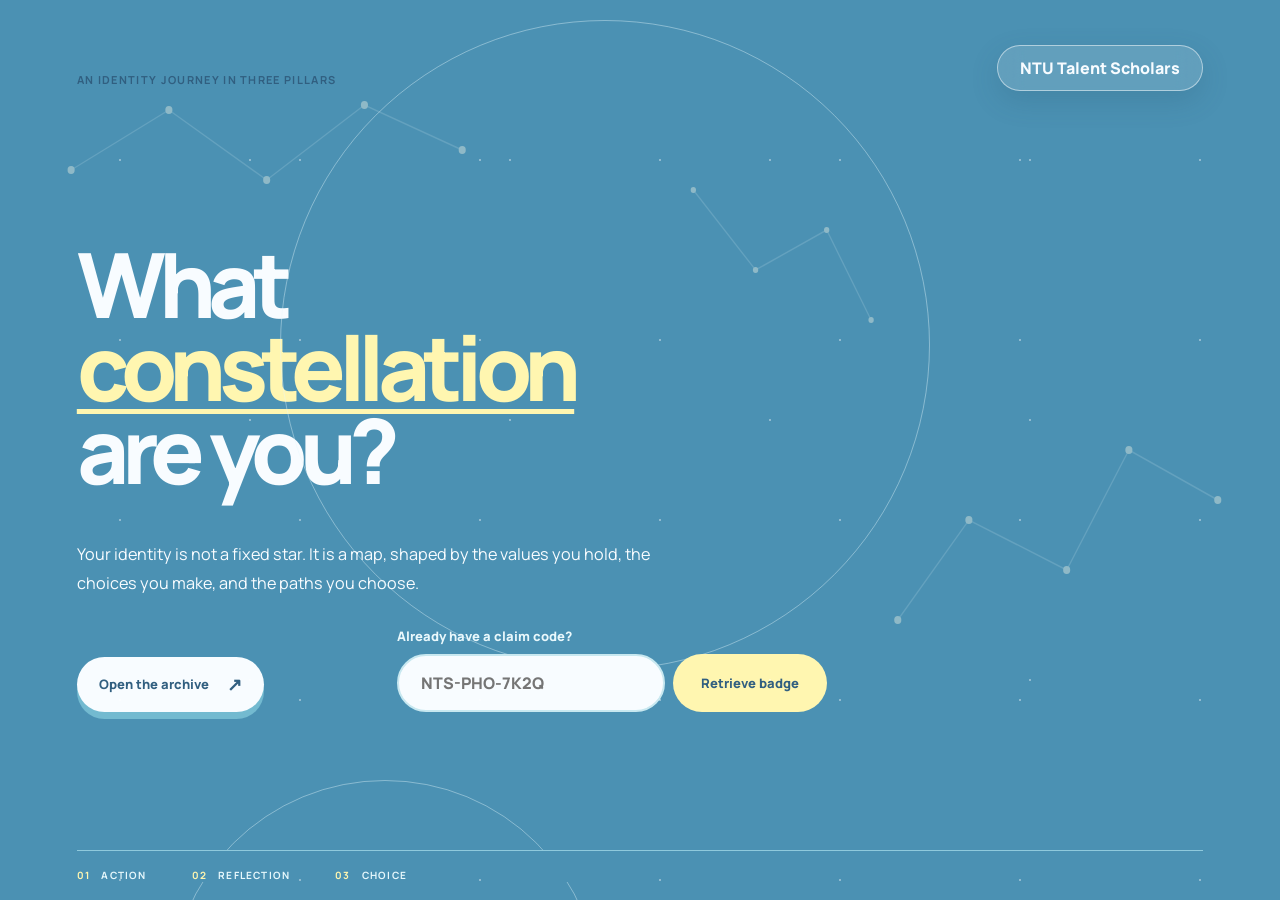
<file: index.html>
<!doctype html>
<html lang="en">
<head>
  <meta charset="UTF-8" />
  <meta name="viewport" content="width=device-width, initial-scale=1.0, viewport-fit=cover" />
  <title>The Constellation Archive</title>
  <link rel="preconnect" href="https://fonts.googleapis.com">
  <link rel="preconnect" href="https://fonts.gstatic.com" crossorigin>
  <link href="https://fonts.googleapis.com/css2?family=DM+Mono:wght@400;500&family=Libre+Baskerville:wght@400;700&family=Manrope:wght@400;600;700;800&display=swap" rel="stylesheet">
  <link rel="stylesheet" href="styles.css?v=mobile-responsive" />
  <link rel="stylesheet" href="questions/question-01.css?v=mobile-responsive" />
  <link rel="stylesheet" href="questions/question-02.css?v=mobile-responsive" />
  <link rel="stylesheet" href="questions/question-03.css?v=mobile-responsive" />
  <link rel="stylesheet" href="questions/question-04.css?v=mobile-responsive" />
  <link rel="stylesheet" href="questions/question-05.css?v=mobile-responsive" />
  <link rel="stylesheet" href="questions/question-06.css?v=mobile-responsive" />
  <link rel="stylesheet" href="questions/question-07.css?v=mobile-responsive" />
  <link rel="stylesheet" href="questions/question-08.css?v=mobile-responsive" />
  <link rel="stylesheet" href="questions/question-09.css?v=mobile-responsive" />
</head>
<body>
  <div class="stars" aria-hidden="true"><svg viewBox="0 0 1440 900" preserveAspectRatio="none"><g class="constellation constellation-a"><path d="M80 170 L190 110 L300 180 L410 105 L520 150"/><circle cx="80" cy="170" r="4"/><circle cx="190" cy="110" r="4"/><circle cx="300" cy="180" r="4"/><circle cx="410" cy="105" r="4"/><circle cx="520" cy="150" r="4"/></g><g class="constellation constellation-b"><path d="M1010 620 L1090 520 L1200 570 L1270 450 L1370 500"/><circle cx="1010" cy="620" r="4"/><circle cx="1090" cy="520" r="4"/><circle cx="1200" cy="570" r="4"/><circle cx="1270" cy="450" r="4"/><circle cx="1370" cy="500" r="4"/></g><g class="constellation constellation-c"><path d="M780 190 L850 270 L930 230 L980 320"/><circle cx="780" cy="190" r="3"/><circle cx="850" cy="270" r="3"/><circle cx="930" cy="230" r="3"/><circle cx="980" cy="320" r="3"/></g></svg></div>
  <main id="top">
    <section class="screen active intro" id="intro">
      <a class="scholars-nav" href="scholars.html">NTU Talent Scholars</a>
      <div class="eyebrow">AN IDENTITY JOURNEY IN THREE PILLARS</div>
      <h1>What<br><em>constellation</em><br>are you?</h1>
      <p class="lead">Your identity is not a fixed star. It is a map, shaped by the values you hold, the choices you make, and the paths you choose.</p>
      <button type="button" class="primary" id="begin">Open the archive <span>↗</span></button>
      <form class="retrieve-form" id="retrieve-form">
        <label for="claim-code">Already have a claim code?</label>
        <div>
          <input id="claim-code" type="text" placeholder="NTS-PHO-7K2Q" autocomplete="off" />
          <button type="submit">Retrieve badge</button>
        </div>
        <p id="retrieve-message" aria-live="polite"></p>
      </form>
      <div class="pillar-row"><span><b>01</b> ACTION</span><span><b>02</b> REFLECTION</span><span><b>03</b> CHOICE</span></div>
      <div class="orbit orbit-one"></div><div class="orbit orbit-two"></div><div class="hero-star">✦</div>
    </section>

    <section class="screen archive-intro" id="archive-intro">
      <div class="archive-intro-card">
        <div class="eyebrow">THE CONSTELLATION ARCHIVE</div>
        <div class="archive-intro-star">✦</div>
        <h2>Find your way<br><em>among the stars.</em></h2>
        <div class="intro-copy">
          <p>For centuries, people looked to the stars to find their way.</p>
          <p>Identity is much the same.</p>
          <p>It is shaped by the values we hold, the choices we make, the people we meet and the paths we choose.</p>
          <p class="intro-emphasis">There are no right or wrong answers.</p>
          <p>Simply choose the page that feels like it belongs to your story.</p>
        </div>
        <button type="button" class="primary" id="enter-archive">Begin your journey <span>↗</span></button>
      </div>
    </section>

    <section class="screen name-intro" id="name-intro">
      <div class="name-intro-card">
        <div class="eyebrow">THE ARCHIVE · A NEW STORY BEGINS</div>
        <h2>What shall<br>we call <em>you?</em></h2>
        <p>Every constellation has a keeper. Add your name to begin your personal archive.</p>
        <label for="participant-name">Your name</label>
        <input id="participant-name" type="text" autocomplete="name" placeholder="Write your name" maxlength="40" />
        <label for="participant-dob">Your date of birth</label>
        <input id="participant-dob" type="date" autocomplete="bday" />
        <button type="button" class="primary" id="continue-name">Continue <span>↗</span></button>
      </div>
    </section>

    <section class="screen station-intro" id="station-intro">
      <div class="station-intro-card">
        <div class="eyebrow">YOUR STAR MAP · BEFORE WE BEGIN</div>
        <h2 id="station-greeting">Bring along your<br><em>stars, <span id="station-name">you</span></em></h2>
        <p class="station-lead">At the Sports and Water Polo stations, you discovered two pieces of your story. Add them here so we can carry them through the Archive. Your melody will be chosen in the final entry.</p>
        <label for="sports-value">Your guiding value <span>SPORTS</span></label>
        <select id="sports-value"><option value="" selected disabled>Select your value</option><option>Perseverance</option><option>Courage</option><option>Adaptability</option><option>Curiosity</option><option>Kindness</option><option>Teamwork</option><option>Integrity</option><option>Determination</option><option>Optimism</option><option>Resilience</option></select>
        <label for="hidden-symbol">Your hidden symbol <span>WATER POLO</span></label>
        <select id="hidden-symbol"><option value="" selected disabled>Select your symbol</option><option>The Compass</option><option>The Lantern</option><option>The Shell</option><option>The Pearl</option><option>The North Star</option></select>
        <button type="button" class="primary" id="start-archive">Enter the archive <span>↗</span></button>
      </div>
    </section>

    <section class="screen camera-screen" id="camera">
      <div class="camera-card">
        <div class="eyebrow">THE ARCHIVE · YOUR PORTRAIT</div>
        <h2>Place yourself<br><em>in the archive.</em></h2>
        <p class="camera-lead">Take a quick selfie for the photograph on your constellation card. When Supabase is configured, it is stored with your badge so the portrait can return with it.</p>
        <div class="camera-view" id="camera-view">
          <img class="camera-body" src="assets/camera-body.png" alt="" aria-hidden="true" />
          <video id="camera-preview" autoplay playsinline muted hidden aria-label="Live front-camera preview"></video>
          <img id="camera-captured" alt="Your captured portrait" hidden />
          <div class="camera-placeholder" id="camera-placeholder">
            <span>✦</span>
            <p>Allow camera access to begin.</p>
          </div>
        </div>
        <p class="camera-status" id="camera-status" role="status" aria-live="polite">Requesting camera access…</p>
        <canvas id="camera-canvas" hidden></canvas>
        <div class="camera-controls">
          <button type="button" class="primary" id="camera-capture" disabled>Take photo <span>↗</span></button>
          <button type="button" class="camera-secondary" id="camera-retake" hidden>Retake photo</button>
          <label class="camera-upload" for="camera-upload">Use a photo<input id="camera-upload" type="file" accept="image/*" capture="user" /></label>
        </div>
        <div class="camera-finish">
          <button type="button" class="camera-skip" id="skip-photo">Skip this step</button>
          <button type="button" class="primary" id="use-photo" hidden>Use this photo <span>↗</span></button>
        </div>
        <div class="camera-back-row">
          <button type="button" class="camera-back" id="camera-back">← Back to final question</button>
        </div>
        <p class="camera-error" id="camera-error" role="alert" aria-live="polite"></p>
      </div>
    </section>

    <section class="screen customize-screen" id="customize">
      <div class="customize-card">
        <div class="eyebrow">THE ARCHIVE · FINAL TOUCHES</div>
        <h2>Choose your<br><em>keepsake style.</em></h2>
        <p class="customize-lead">Pick the card colour that feels most like your constellation, then choose the little icons you want to carry in your tin.</p>

        <fieldset class="card-color-picker">
          <legend>Choose your card colour</legend>
          <div class="card-color-options" id="card-color-options">
            <button type="button" class="card-color-option" data-card-color="blue" aria-pressed="false">
              <img src="assets/card-blue.png" alt="Blue license card preview" />
              <span>Blue</span>
            </button>
            <button type="button" class="card-color-option" data-card-color="green" aria-pressed="false">
              <img src="assets/card-green.png" alt="Green license card preview" />
              <span>Green</span>
            </button>
            <button type="button" class="card-color-option" data-card-color="pink" aria-pressed="false">
              <img src="assets/card-pink.png" alt="Pink license card preview" />
              <span>Pink</span>
            </button>
            <button type="button" class="card-color-option" data-card-color="yellow" aria-pressed="false">
              <img src="assets/card-yellow.png" alt="Yellow license card preview" />
              <span>Yellow</span>
            </button>
          </div>
        </fieldset>

        <fieldset class="icon-picker">
          <legend>Choose your tin icons <span>Pick up to 4</span></legend>
          <div class="icon-options" id="icon-options"></div>
        </fieldset>

        <fieldset class="signature-picker">
          <legend>Add your signature <span>Optional</span></legend>
          <p class="signature-help">Draw your signature below to place it on your card.</p>
          <div class="signature-pad-shell">
            <canvas id="signature-pad" width="900" height="220" role="img" aria-label="Draw your signature here"></canvas>
          </div>
          <div class="signature-pad-actions">
            <button type="button" class="camera-secondary" id="clear-signature">Clear signature</button>
          </div>
        </fieldset>

        <div class="customize-actions">
          <button type="button" class="camera-secondary" id="customize-back">← Back to portrait</button>
          <button type="button" class="primary" id="finish-customize">Reveal my tin <span>↗</span></button>
        </div>
      </div>
    </section>

    <section class="screen quiz" id="quiz">
      <div class="quiz-top"><div class="eyebrow">THE ARCHIVE · ENTRY <span id="entry-number">01</span></div><div class="progress-dots" id="progress-dots"></div><div class="progress-copy"><span id="progress-label">01</span> / 09</div></div>
      <div class="flipbook">
        <div class="question-pane"><p class="question-note" id="question-note"></p><h2 id="question-title"></h2><button class="back" id="back">← Previous question</button></div>
        <div class="symbol-pane"><div class="symbol-halo"></div><img class="question-image" id="question-image" src="assets/artists-highlights-pin.png" alt="An illustrated artist's scrapbook and scissors" /><div class="question-symbol" id="question-symbol">✦</div></div>
        <div class="answers-pane"><p class="choose-label">CHOOSE A PAGE</p><div class="answers" id="answers"></div></div>
      </div>
      <button type="button" class="home-redirect" id="home-redirect">⌂ Home</button>
    </section>

    <section class="screen result" id="result">
      <div class="result-card">
        <div class="eyebrow">YOUR CONSTELLATION TIN</div>
        <p class="result-kicker" id="result-kicker">Your guiding constellation is</p>
        <img class="result-constellation-art" id="result-constellation-art" alt="" hidden />
        <h1 id="result-name"></h1>
        <h3 id="result-title"></h3>
        <p class="result-attributes" id="result-attributes"></p>
        <div class="tin-scene" aria-label="An open silver keepsake tin with your constellation card, selected icons, and saved archive options around it">
          <img class="tin-image" src="assets/tin.png" alt="Open silver keepsake tin" />
          <span class="tin-card-shadow" aria-hidden="true"></span>
          <div class="tin-card-stack">
            <img class="tin-card" src="assets/card-pink.png" alt="Pink star-bordered constellation card" />
            <img class="tin-card-photo" id="tin-card-photo" alt="Your portrait on the constellation card" hidden />
            <img class="tin-card-signature" id="tin-card-signature" alt="Your signature on the constellation card" hidden />
            <div class="license-fields" aria-hidden="true">
              <span id="license-name"></span>
              <span id="license-dob"></span>
              <span id="license-domain"></span>
            </div>
          </div>
          <div class="tin-items" aria-label="Your chosen keepsake icons and answer words">
            <div class="tin-icons" id="tin-icons"></div>
            <div class="tin-word-ring" id="tin-word-ring" aria-label="Your saved archive options"></div>
          </div>
          <div class="tin-data" hidden aria-hidden="true">
            <span id="tin-word-one"></span>
            <span id="tin-word-two"></span>
            <span id="tin-word-three"></span>
            <span id="tin-word-four"></span>
            <span id="tin-word-five"></span>
            <span id="result-symbol"></span>
            <span id="tin-person-name"></span>
            <span id="tin-constellation-label"></span>
            <span id="map-star"></span>
            <span id="map-entry"></span>
            <span id="map-compass"></span>
          </div>
        </div>
        <p class="result-copy" id="result-copy"></p>
        <div class="claim-card">
          <small>YOUR CLAIM CODE</small>
          <strong id="claim-code-output">Saving…</strong>
          <button type="button" id="copy-claim-code">Copy code</button>
          <p id="save-status">Save this code to retrieve your constellation badge later.</p>
        </div>
        <button type="button" class="result-back" id="result-back" hidden>← Back to portrait</button>
        <button class="primary" id="restart">Begin another journey <span>↗</span></button>
      </div>
    </section>
  </main>
  <script src="config.js?v=database"></script>
  <script src="storage.js?v=database"></script>
  <script src="questions/question-01.js?v=audio-final"></script>
  <script src="questions/question-02.js?v=audio-final"></script>
  <script src="questions/question-03.js?v=audio-final"></script>
  <script src="questions/question-04.js?v=no-melody-input"></script>
  <script src="questions/question-05.js?v=audio-final"></script>
  <script src="questions/question-06.js?v=audio-final"></script>
  <script src="questions/question-07.js?v=audio-final"></script>
  <script src="questions/question-08.js?v=audio-final"></script>
  <script src="questions/question-09.js?v=no-melody-input"></script>
  <script src="app.js?v=constellation-tin-layout"></script>
</body>
</html>
</file>
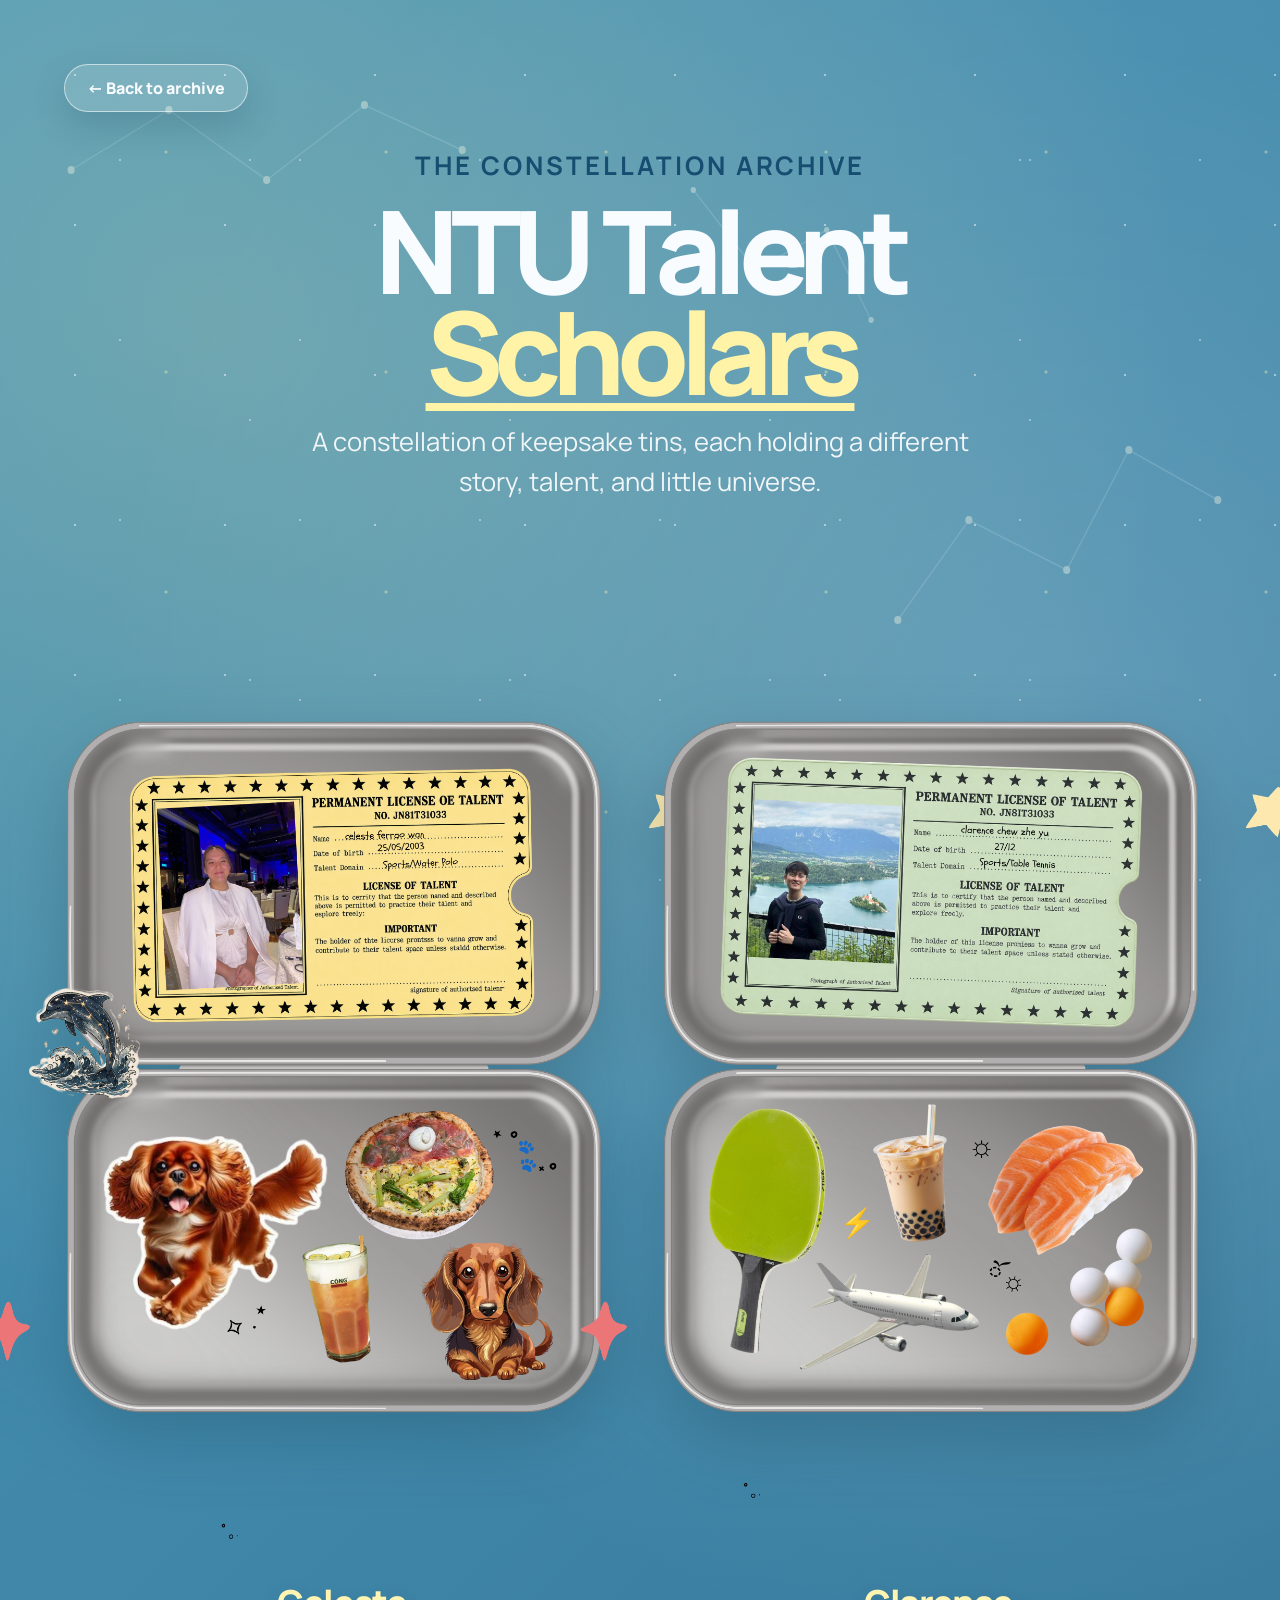
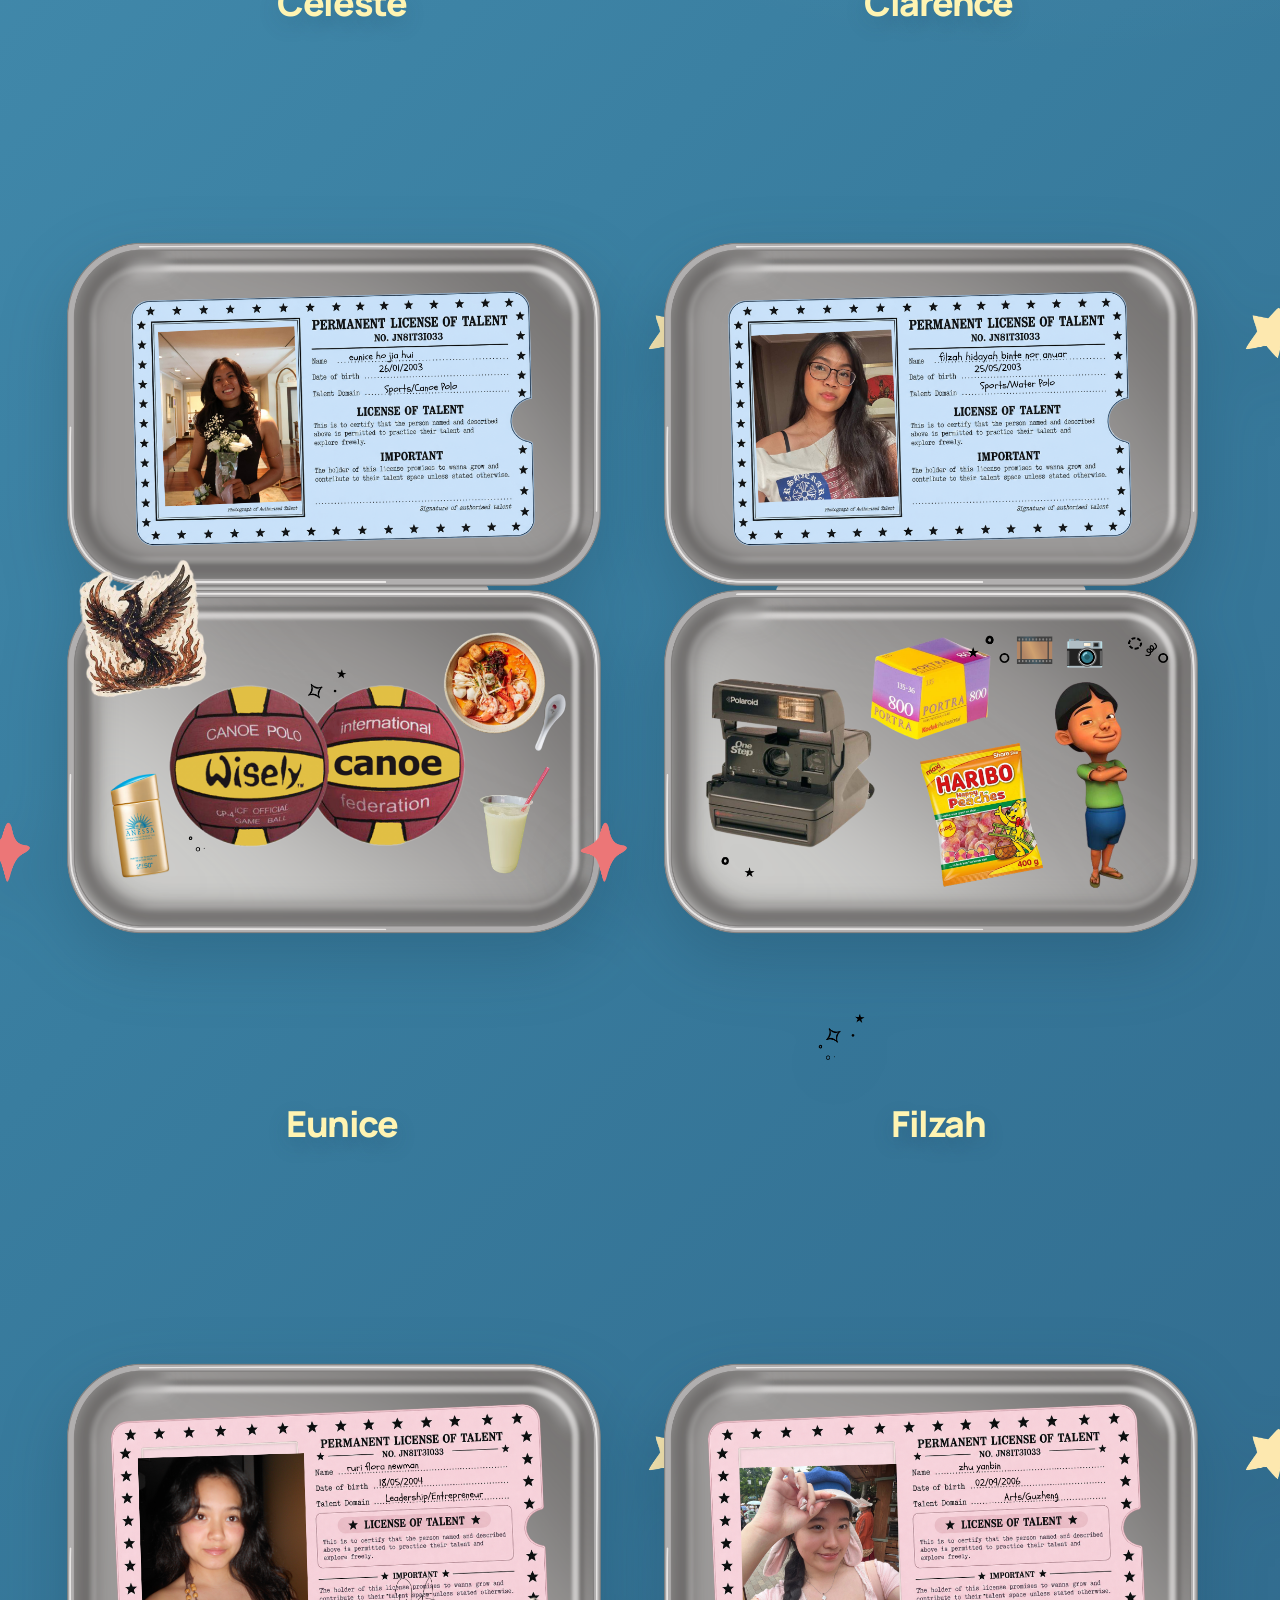
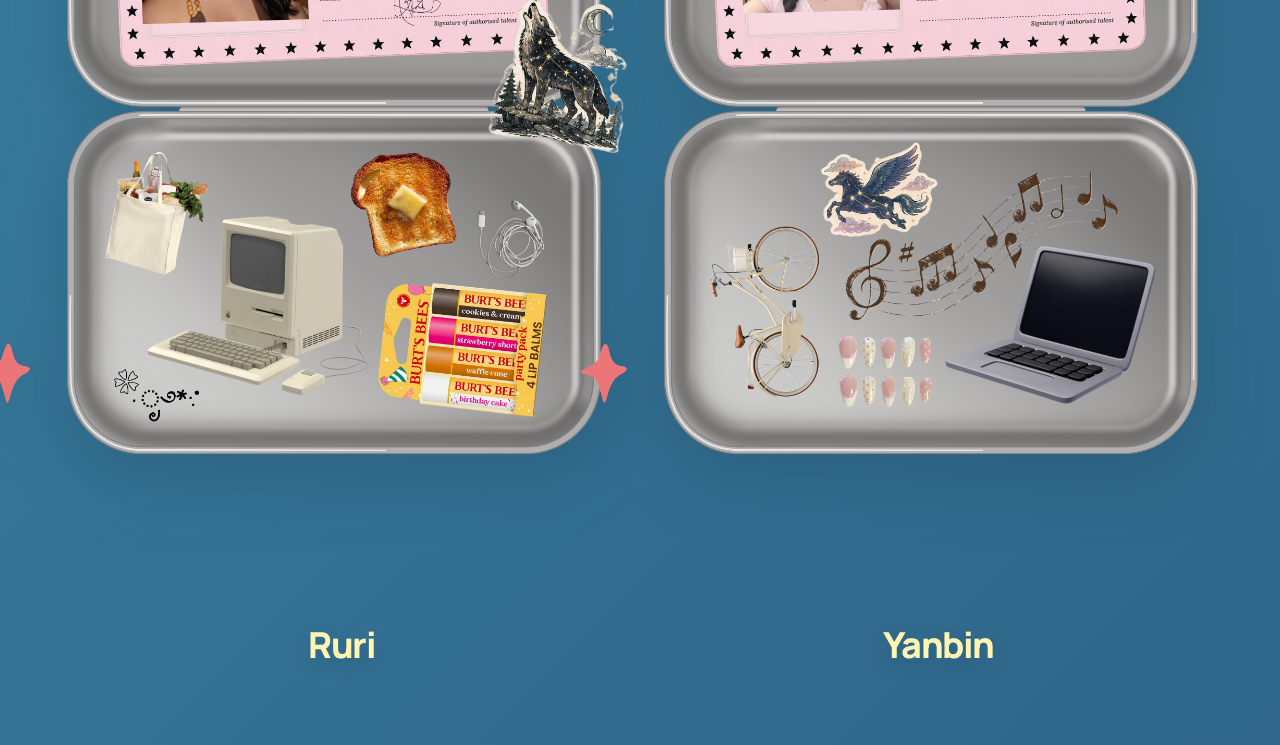
<file: scholars.html>
<!doctype html>
<html lang="en">
<head>
  <meta charset="UTF-8" />
  <meta name="viewport" content="width=device-width, initial-scale=1.0, viewport-fit=cover" />
  <title>NTU Talent Scholars · The Constellation Archive</title>
  <link rel="preconnect" href="https://fonts.googleapis.com">
  <link rel="preconnect" href="https://fonts.gstatic.com" crossorigin>
  <link href="https://fonts.googleapis.com/css2?family=DM+Mono:wght@400;500&family=Libre+Baskerville:wght@400;700&family=Manrope:wght@400;600;700;800&display=swap" rel="stylesheet">
  <link rel="stylesheet" href="styles.css?v=mobile-responsive" />
</head>
<body class="scholars-body">
  <div class="stars" aria-hidden="true">
    <svg viewBox="0 0 1440 900" preserveAspectRatio="none">
      <g class="constellation constellation-a"><path d="M80 170 L190 110 L300 180 L410 105 L520 150"/><circle cx="80" cy="170" r="4"/><circle cx="190" cy="110" r="4"/><circle cx="300" cy="180" r="4"/><circle cx="410" cy="105" r="4"/><circle cx="520" cy="150" r="4"/></g>
      <g class="constellation constellation-b"><path d="M1010 620 L1090 520 L1200 570 L1270 450 L1370 500"/><circle cx="1010" cy="620" r="4"/><circle cx="1090" cy="520" r="4"/><circle cx="1200" cy="570" r="4"/><circle cx="1270" cy="450" r="4"/><circle cx="1370" cy="500" r="4"/></g>
      <g class="constellation constellation-c"><path d="M780 190 L850 270 L930 230 L980 320"/><circle cx="780" cy="190" r="3"/><circle cx="850" cy="270" r="3"/><circle cx="930" cy="230" r="3"/><circle cx="980" cy="320" r="3"/></g>
    </svg>
  </div>
  <main class="scholars-showcase">
    <a class="scholars-home" href="index.html">← Back to archive</a>
    <section class="scholars-hero" aria-labelledby="scholars-title">
      <p class="eyebrow">THE CONSTELLATION ARCHIVE</p>
      <h1 id="scholars-title">NTU Talent<br><em>Scholars</em></h1>
      <p>A constellation of keepsake tins, each holding a different story, talent, and little universe.</p>
    </section>
    <section class="scholar-tin-grid" aria-label="NTU Talent Scholars tins">
      <article class="scholar-tin-card">
        <img src="assets/scholar-celeste.png" alt="Celeste's constellation tin" />
        <h2>Celeste</h2>
      </article>
      <article class="scholar-tin-card">
        <img src="assets/scholar-clarence.png" alt="Clarence's constellation tin" />
        <h2>Clarence</h2>
      </article>
      <article class="scholar-tin-card">
        <img src="assets/scholar-eunice.png" alt="Eunice's constellation tin" />
        <h2>Eunice</h2>
      </article>
      <article class="scholar-tin-card">
        <img src="assets/scholar-filzah.png" alt="Filzah's constellation tin" />
        <h2>Filzah</h2>
      </article>
      <article class="scholar-tin-card">
        <img src="assets/scholar-ruri.png" alt="Ruri's constellation tin" />
        <h2>Ruri</h2>
      </article>
      <article class="scholar-tin-card">
        <img src="assets/scholar-yanbin.png" alt="Yanbin's constellation tin" />
        <h2>Yanbin</h2>
      </article>
    </section>
  </main>
</body>
</html>
</file>
<file: styles.css>
:root{--ink:#f5f0e8;--muted:#a9a5a2;--line:#45424b;--gold:#e8bd73;--violet:#8d79bd;--bg:#13121a}*{box-sizing:border-box}body{margin:0;background:var(--bg);color:var(--ink);font-family:Manrope,sans-serif;min-height:100vh}.stars{position:fixed;inset:0;opacity:.6;background-image:radial-gradient(#fff 1px,transparent 1px),radial-gradient(#fff 1px,transparent 1px);background-size:180px 180px,260px 260px;background-position:30px 70px,120px 30px;pointer-events:none}.topbar,footer{position:relative;z-index:2;display:flex;justify-content:space-between;align-items:center;padding:28px 5vw;border-bottom:1px solid #302e38}.brand{display:flex;align-items:center;gap:12px;color:var(--ink);text-decoration:none;font:500 10px/1.35 'DM Mono';letter-spacing:.08em}.brand-mark{color:var(--gold);font-size:22px}.edition,footer{font:10px 'DM Mono';letter-spacing:.12em;color:var(--muted)}main{position:relative;z-index:1;min-height:calc(100vh - 133px)}.screen{display:none;max-width:1100px;margin:auto;padding:9vh 5vw 11vh}.screen.active{display:block}.intro{position:relative;min-height:680px}.eyebrow{font:11px 'DM Mono';letter-spacing:.16em;color:var(--gold)}h1,h2,h3{font-family:'Libre Baskerville',serif;font-weight:400}h1{font-size:clamp(58px,9vw,118px);line-height:.98;letter-spacing:-.06em;margin:35px 0 28px}h1 em{color:var(--gold);font-style:italic}.lead{max-width:440px;color:var(--muted);line-height:1.8;font-size:15px}.primary{border:1px solid var(--gold);background:var(--gold);color:#19151b;padding:16px 22px;margin-top:28px;font-weight:800;font-size:13px;cursor:pointer}.primary span{margin-left:35px;font-size:18px}.pillar-row{position:absolute;bottom:28px;left:5vw;right:5vw;display:flex;gap:45px;border-top:1px solid var(--line);padding-top:18px;color:var(--muted);font:10px 'DM Mono';letter-spacing:.08em}.pillar-row b{color:var(--gold);margin-right:8px}.orbit{position:absolute;border:1px solid #39354b;border-radius:50%;z-index:-1}.orbit-one{width:650px;height:650px;right:-280px;top:20px}.orbit-two{width:430px;height:430px;right:-170px;top:130px}.hero-star{position:absolute;right:18%;top:37%;color:var(--gold);font-size:30px}.quiz{max-width:900px}.quiz-head{display:flex;justify-content:space-between;align-items:end;border-bottom:1px solid var(--line);padding-bottom:25px}.quiz h2{font-size:clamp(28px,4vw,50px);line-height:1.12;max-width:720px;margin:22px 0 0}.progress-copy{font:12px 'DM Mono';color:var(--gold);white-space:nowrap}.progress{height:2px;background:#393640;margin-top:0}.progress span{display:block;height:100%;background:var(--gold);transition:width .3s}.question-note{color:var(--muted);margin:40px 0 18px;font-size:14px}.answers{display:grid;grid-template-columns:1fr 1fr;gap:12px}.answer{border:1px solid var(--line);background:#1a1922;color:var(--ink);text-align:left;padding:23px;min-height:105px;cursor:pointer;transition:.2s}.answer:hover{border-color:var(--gold);transform:translateY(-2px)}.answer .answer-icon{display:block;font-size:20px;color:var(--gold);margin-bottom:12px}.answer b{font-size:14px}.answer small{display:block;color:var(--muted);margin-top:7px;line-height:1.5}.back{border:0;background:transparent;color:var(--muted);font:11px 'DM Mono';padding:30px 0;cursor:pointer}.result{text-align:center;max-width:850px}.result-kicker{color:var(--muted);margin:40px 0 5px}.reveal-symbol{font-size:80px;color:var(--gold);margin:8px}.result h1{font-size:clamp(55px,8vw,92px);margin:0}.result h3{font-size:22px;color:var(--gold);font-style:italic;margin:8px}.result-copy{max-width:570px;margin:25px auto;line-height:1.8;color:var(--muted)}.map-card{text-align:left;border:1px solid var(--line);padding:24px;margin:38px auto 10px;background:#191821}.map-title{font:10px 'DM Mono';letter-spacing:.13em;color:var(--gold);border-bottom:1px solid var(--line);padding-bottom:18px}.map-title span{float:right;color:var(--muted)}.map-grid{display:grid;grid-template-columns:repeat(3,1fr);gap:20px;padding-top:22px}.map-grid small{display:block;color:var(--muted);font:9px 'DM Mono';margin-bottom:9px}.map-grid b{font:16px 'Libre Baskerville';font-weight:400}footer{border-top:1px solid #302e38;border-bottom:0}.screen{animation:fade .5s ease}@keyframes fade{from{opacity:0;transform:translateY(12px)}to{opacity:1;transform:none}}@media(max-width:650px){.edition{display:none}.topbar{padding:22px 6vw}.screen{padding:8vh 6vw}.intro{min-height:650px}.pillar-row{left:6vw;right:6vw;gap:12px;flex-wrap:wrap}.orbit-one{right:-430px}.quiz-head{align-items:start}.answers{grid-template-columns:1fr}.map-grid{grid-template-columns:1fr}.map-title span{display:none}footer{padding:20px 6vw;font-size:8px;gap:10px}}
/* Flip-book question spread */
.quiz{max-width:1160px;padding-top:7vh}.quiz-top{display:flex;align-items:center;gap:28px;padding:0 12px 24px;border-bottom:1px solid var(--line)}.quiz-top .progress-copy{margin-left:auto}.progress-dots{display:flex;gap:8px}.progress-dots i{width:11px;height:11px;border-radius:50%;background:#413e48;display:block}.progress-dots i.on{background:var(--gold)}.progress-dots i.done{background:#81706c}.flipbook{display:grid;grid-template-columns:1.05fr 1.2fr 1fr;min-height:560px;background:linear-gradient(90deg,#6e7d93 0%,#5c6b82 33.33%,#4e5d73 33.4%,#4e5d73 66.6%,#435267 67%,#435267 100%);box-shadow:0 18px 50px #06070c80;margin-top:24px;overflow:hidden;position:relative}.flipbook:after{content:'';position:absolute;top:0;bottom:0;left:33.33%;width:1px;background:#252c3a66;box-shadow:1px 0 #92a1b840}.question-pane{padding:52px 38px 30px 46px;display:flex;flex-direction:column}.question-pane .question-note{color:#d6d9de;margin:0 0 35px;font:10px 'DM Mono';letter-spacing:.08em;line-height:1.5;text-transform:uppercase}.quiz h2{font-size:clamp(31px,3.5vw,52px);line-height:1.07;letter-spacing:-.05em;margin:0;color:#f8f6f0}.question-pane .back{border:0;background:transparent;color:#dae0e2;text-align:left;font:11px 'DM Mono';padding:0;margin-top:auto;cursor:pointer}.symbol-pane{display:flex;align-items:center;justify-content:center;flex-direction:column;position:relative;overflow:hidden}.symbol-halo{width:340px;height:340px;border-radius:50%;border:1px solid #c3d1d633;position:absolute;box-shadow:0 0 0 38px #c3d1d30b,0 0 0 80px #c3d1d306}.question-symbol{font-size:145px;color:#e5c47f;text-shadow:0 7px 0 #37495c;z-index:1;line-height:1}.symbol-caption{font:9px 'DM Mono';letter-spacing:.16em;text-align:center;line-height:1.6;color:#c7d0d4;margin-top:55px;z-index:1}.answers-pane{padding:48px 38px 30px 48px;z-index:1}.choose-label{color:#bdc7cc;font:10px 'DM Mono';letter-spacing:.14em;margin:0 0 26px}.answers-pane .answers{display:flex;flex-direction:column;gap:3px}.answers-pane .answer{border:0;border-bottom:1px solid #becad11f;background:transparent;color:#f5f3ec;text-align:left;padding:15px 0;display:grid;grid-template-columns:34px 28px 1fr 18px;align-items:center;cursor:pointer;transition:.2s}.answers-pane .answer:hover{color:var(--gold);padding-left:8px}.answer-number{font:12px 'DM Mono';color:#d2d8da}.answers-pane .answer-icon{font-size:19px;color:#e6c37b}.answers-pane .answer b{font-size:13px;font-weight:700;display:block}.answers-pane .answer small{display:block;color:#bdc7cc;margin-top:4px;font-size:10px;line-height:1.4}.answers-pane .answer strong{font-size:17px;font-weight:400;color:#bdc7cc}
@media(max-width:780px){.quiz-top{gap:12px}.flipbook{grid-template-columns:1fr;min-height:0;background:#5b6a80}.flipbook:after{display:none}.question-pane{min-height:340px;padding:38px 30px}.symbol-pane{min-height:260px;border-top:1px solid #c3d1d61c;border-bottom:1px solid #c3d1d61c}.symbol-halo{width:210px;height:210px}.question-symbol{font-size:100px}.symbol-caption{margin-top:25px}.answers-pane{padding:32px 30px}.quiz-top .progress-copy{display:none}}
/* Playful archive skin */
:root{--ink:#fffdf6;--muted:#d2eef0;--line:#91cfdb;--gold:#fff09a;--bg:#a8dfe9}body{background:var(--bg);color:var(--ink)}.stars{opacity:.32}.topbar,footer{display:none}main{min-height:100vh}.intro{min-height:100vh;padding-top:15vh}.eyebrow{color:#417d92}h1,h2,h3{font-family:Manrope,sans-serif;font-weight:800}h1{line-height:.92;letter-spacing:-.08em}h1 em{color:#fff4a8;font-style:normal;text-decoration:underline;text-decoration-thickness:5px;text-underline-offset:8px}.lead{color:#397b8e}.primary{border:0;border-radius:99px;background:#fffdf6;color:#35768b;box-shadow:0 7px 0 #79bfce;transition:.2s}.primary:hover{transform:translateY(2px);box-shadow:0 4px 0 #79bfce}.pillar-row{border-color:#82cbd8;color:#47869a}.pillar-row b{color:#fffdf6}.orbit{border-color:#e8fbfa77}.hero-star{color:#fff2a1}.quiz{padding-top:7vh}.quiz-top{color:#397b8e;border-color:#82cbd8}.flipbook{border-radius:22px;background:linear-gradient(90deg,#73c6d8 0%,#73c6d8 33.33%,#85cfdd 33.4%,#85cfdd 66.6%,#8ed5e1 67%,#8ed5e1 100%);box-shadow:0 18px 50px #4d9cac88}.flipbook:after{background:#4d9cac35;box-shadow:1px 0 #e8fbfa55}.question-pane{padding:52px 38px 30px 46px}.question-pane .question-note,.choose-label{color:#e8fbfa}.quiz h2{font-family:Manrope,sans-serif;font-weight:800;letter-spacing:-.06em}.symbol-halo{border-color:#e8fbfa77;box-shadow:0 0 0 38px #e8fbfa18,0 0 0 80px #e8fbfa0d}.question-symbol{color:#fff2a1;text-shadow:0 7px 0 #4e9caf}.symbol-caption{color:#e8fbfa}.answers-pane .answer{border-color:#e8fbfa55}.answers-pane .answer:hover{color:#fff09a}.answers-pane .answer-number,.answers-pane .answer small,.answers-pane .answer strong{color:#e8fbfa}.answers-pane .answer-icon{color:#fff2a1}.result{color:#fffdf6}.result-copy{color:#397b8e}.map-card{border-color:#82cbd8;background:#85cfdd;border-radius:22px}.map-title,.map-grid small{color:#e8fbfa}
@media(max-width:780px){.intro{padding-top:10vh}.flipbook{border-radius:18px}}
/* Full-screen two-page spread */
.quiz{max-width:none;width:100%;padding:5vh 0 0}.quiz-top{max-width:1100px;margin:0 auto 24px}.flipbook{grid-template-columns:1fr 1fr;min-height:calc(100vh - 135px);margin-top:0;border-radius:0;background:linear-gradient(90deg,#73c6d8 0%,#73c6d8 50%,#85cfdd 50.1%,#85cfdd 100%)}.flipbook:after{left:50%;background:#4d9cac55;box-shadow:none}.question-pane{grid-column:1;width:50%;position:relative;z-index:2}.symbol-pane{position:absolute;z-index:1;left:25%;top:0;width:25%;height:100%}.answers-pane{grid-column:2;padding-left:12%;padding-right:12%}.answers-pane .answers{max-width:420px}.question-pane .back{margin-top:auto}
@media(max-width:780px){.quiz{padding:5vh 6vw 0}.quiz-top{margin-bottom:24px}.flipbook{grid-template-columns:1fr;min-height:0;border-radius:18px;background:#5b6a80}.flipbook:after{display:none}.question-pane{grid-column:auto;width:auto}.symbol-pane{position:relative;left:auto;top:auto;width:auto;height:auto;grid-column:auto}.answers-pane{grid-column:auto;padding-left:30px;padding-right:30px}}
/* Centered hero card */
.quiz{max-width:1200px;padding:5vh 5vw 8vh;margin:0 auto}.quiz-top{max-width:none;margin:0 0 24px}.flipbook{min-height:min(680px,calc(100vh - 230px));margin-top:0;border-radius:24px;box-shadow:0 24px 60px #4d9cac88}.question-pane{padding:52px 38px 30px 46px}.answers-pane{padding-left:12%;padding-right:12%}
@media(max-width:780px){.quiz{padding:5vh 6vw 8vh}.flipbook{min-height:0;border-radius:18px}}
/* Clear, playful answer choices */
.choose-label{font-family:Manrope,sans-serif;font-weight:800;letter-spacing:.12em}.answers-pane .answers{gap:12px}.answers-pane .answer{display:grid;grid-template-columns:52px 1fr;border:0;padding:12px 0;align-items:center}.answers-pane .answer:hover{padding-left:0;transform:translateX(6px)}.answers-pane .answer-number{font:800 18px Manrope,sans-serif;color:#e8fbfa}.answers-pane .answer-icon,.answers-pane .answer small,.answers-pane .answer strong{display:none}.answers-pane .answer b{font:800 clamp(18px,2vw,25px) Manrope,sans-serif;color:#fffdf6;line-height:1.15}.answers-pane .answer:hover b{color:#fff09a}
/* Number badges */
.answers-pane .answer-number{width:38px;height:38px;border:2px solid #e8fbfa;border-radius:50%;display:flex;align-items:center;justify-content:center;font:800 15px/1 Manrope,sans-serif}.answers-pane .answer:hover .answer-number{background:#fff09a;border-color:#fff09a;color:#397b8e}
/* Archive page turn */
.flipbook{transform-style:preserve-3d;perspective:1400px}.flipbook.turn-next{animation:pageTurnNext .62s cubic-bezier(.65,0,.35,1)}.flipbook.turn-prev{animation:pageTurnPrev .62s cubic-bezier(.65,0,.35,1)}@keyframes pageTurnNext{0%{transform:rotateY(0);opacity:1}42%{transform:rotateY(-5deg) scale(.985);opacity:.72}100%{transform:rotateY(0);opacity:1}}@keyframes pageTurnPrev{0%{transform:rotateY(0);opacity:1}42%{transform:rotateY(5deg) scale(.985);opacity:.72}100%{transform:rotateY(0);opacity:1}}
/* Green and yellow palette */
:root{--ink:#fffce5;--muted:#e5edb5;--line:#b8cc72;--gold:#fff17b;--bg:#dce7a9}body{background:var(--bg)}.stars{opacity:.26;filter:hue-rotate(55deg)}.eyebrow,.lead,.quiz-top,.result-copy{color:#4b7040}.pillar-row{border-color:#abc675;color:#5a7b46}.pillar-row b{color:#fff17b}.orbit{border-color:#f6f4bd99}.hero-star{color:#fff17b}.quiz-top{border-color:#abc675}.flipbook{background:linear-gradient(90deg,#789c55 0%,#789c55 50%,#98b967 50.1%,#98b967 100%);box-shadow:0 24px 60px #728e4d88}.flipbook:after{background:#476b3c88}.question-pane .question-note,.choose-label,.symbol-caption{color:#f0f4c6}.question-symbol{color:#fff17b;text-shadow:0 7px 0 #476b3c}.symbol-halo{border-color:#eaf2ba99;box-shadow:0 0 0 38px #eaf2ba22,0 0 0 80px #eaf2ba12}.answers-pane .answer{border-color:#eaf2ba55}.answers-pane .answer-number{color:#f0f4c6;border-color:#f0f4c6}.answers-pane .answer b{color:#fffce5}.answers-pane .answer:hover b{color:#fff17b}.answers-pane .answer:hover .answer-number{background:#fff17b;border-color:#fff17b;color:#4b7040}.map-card{border-color:#abc675;background:#98b967}.map-title,.map-grid small{color:#f0f4c6}.primary{background:#fff17b;color:#4b7040;box-shadow:0 7px 0 #98b967}.primary:hover{box-shadow:0 4px 0 #98b967}
/* Archive introduction */
.archive-intro{min-height:100vh;display:flex;align-items:center;justify-content:center;padding:7vh 6vw}.archive-intro-card{position:relative;width:min(680px,100%);padding:58px 64px;background:#789c55;border-radius:28px;box-shadow:0 24px 60px #728e4d88;overflow:hidden}.archive-intro-card:before{content:'';position:absolute;width:380px;height:380px;border:1px solid #eaf2ba55;border-radius:50%;right:-150px;top:-160px;box-shadow:0 0 0 34px #eaf2ba12,0 0 0 70px #eaf2ba08}.archive-intro-star{position:absolute;right:68px;top:54px;color:#fff17b;font-size:34px}.archive-intro h2{font-size:clamp(40px,6vw,68px);line-height:.98;letter-spacing:-.06em;margin:32px 0 30px}.archive-intro h2 em{color:#fff17b;font-style:normal}.intro-copy{max-width:490px;color:#f0f4c6;font-size:16px;line-height:1.7}.intro-copy p{margin:0 0 13px}.intro-copy .intro-emphasis{color:#fffce5;font-weight:800;margin-top:25px}.archive-intro .primary{margin-top:18px}@media(max-width:600px){.archive-intro{padding:5vh 6vw}.archive-intro-card{padding:42px 28px}.archive-intro-star{right:30px;top:38px}.archive-intro h2{font-size:42px}.intro-copy{font-size:14px}}
/* Keep the introduction card centered when it becomes active. */
.screen.archive-intro.active{display:flex}
.screen.archive-intro{display:none}.screen.archive-intro.active{display:flex}
.question-image.visible{width:420px;max-width:none;transform:translateX(0)}
.symbol-pane{left:25%;width:50%;overflow:visible}.question-image.visible{position:relative;z-index:4;transform:none}
@media(max-width:780px){.question-image.visible{width:min(76vw,360px);max-width:100%;transform:none}}
@media(max-width:780px){.symbol-pane{left:auto;width:auto;overflow:hidden}}
.symbol-halo{display:none}.question-pane>*{max-width:340px}.question-image.visible{width:360px}.answers-pane{padding-left:28%;padding-right:10%;display:flex;flex-direction:column;justify-content:center}.choose-label{margin-bottom:28px}.answers-pane .answers{width:100%}
.question-pane>*{max-width:390px}.question-pane .question-note{letter-spacing:.05em;line-height:1.45}.quiz h2{font-size:clamp(30px,3vw,44px);line-height:1.08}
.question-image.visible{width:430px;transform:translateX(-38px)}
@media(max-width:780px){.question-pane>*{max-width:none}.question-image.visible{width:min(76vw,360px);transform:none}.answers-pane{padding-left:30px;padding-right:30px}}
.station-intro{min-height:100vh;align-items:center;justify-content:center;padding:7vh 6vw}.station-intro-card{width:min(700px,100%);padding:58px 64px;background:#4b91b3;border-radius:28px;box-shadow:0 24px 60px #4d8eaa88}.station-intro-card h2{font-size:clamp(44px,6vw,72px);line-height:.95;letter-spacing:-.07em;margin:28px 0 20px}.station-intro-card h2 em{color:#fff6b0;font-style:normal}.station-lead{max-width:550px;color:#e9f8fc;line-height:1.7;margin:0 0 32px}.station-intro-card label{display:flex;justify-content:space-between;color:#e9f8fc;font-weight:800;font-size:13px;margin:18px 0 8px}.station-intro-card label span{font-size:10px;letter-spacing:.13em;color:#fff6b0}.station-intro-card select{width:100%;border:2px solid #c8e8f0;border-radius:12px;background:#f8fcff;color:#315f80;padding:15px 16px;font:600 15px Manrope,sans-serif;appearance:auto}.station-intro-card .primary{margin-top:28px}@media(max-width:600px){.station-intro{padding:5vh 6vw}.station-intro-card{padding:42px 28px}.station-intro-card h2{font-size:46px}}
.question-pane{justify-content:center}.question-pane .back{margin-top:28px}.question-pane .question-note{max-width:430px}.question-pane h2{max-width:430px}
.question-pane .question-note{font-size:clamp(13px,1.35vw,16px);line-height:1.45;letter-spacing:.07em;max-width:480px}
.result-kicker{color:#315f80;font-weight:700}.result h1{color:#fffdf4;text-shadow:0 2px 10px #4d8eaa55}.result h3{color:#c49322;text-shadow:none}.result-copy{color:#315f80}.map-card .map-grid b{color:#315f80}.map-card .map-title,.map-card .map-grid small{color:#eaf7fa}
.intro h1 em{color:#d29a24;text-decoration-color:#d29a24}.intro .hero-star{color:#d29a24}.intro .pillar-row b{color:#d29a24}
.intro{max-width:none;padding:15vh 6vw 8vh;background:#4b91b3;color:#f8fcff}.intro .eyebrow{color:#315f80}.intro h1 em{color:#fff6b0;text-decoration-color:#fff6b0}.intro .lead{color:#f8fcff}.intro .hero-star{color:#fff6b0}.intro .orbit{border-color:#e7f8fc66}.intro .pillar-row{border-color:#8fc9dc;color:#e7f8fc}.intro .pillar-row b{color:#fff6b0}.intro .primary{background:#f8fcff;color:#315f80;box-shadow:0 7px 0 #73bad0}.intro .primary:hover{box-shadow:0 4px 0 #73bad0}
.home-redirect{display:block;margin:20px 0 0 auto;border:0;background:transparent;color:#315f80;font:700 13px Manrope,sans-serif;cursor:pointer;padding:10px 0}.home-redirect:hover{color:#fff6b0}
.stars{z-index:2;opacity:.52;background-image:radial-gradient(#fff 1.3px,transparent 1.3px),radial-gradient(#fff 1px,transparent 1px);mix-blend-mode:screen}.stars svg{position:absolute;inset:0;width:100%;height:100%;fill:none;stroke:#e7f8fc66;stroke-width:1.4;animation:constellationDrift 18s ease-in-out infinite alternate}.stars circle{fill:#fff6b0;stroke:none;transform-box:fill-box;transform-origin:center;animation:starPulse 3.5s ease-in-out infinite}.stars circle:nth-of-type(2n){animation-delay:1.2s}.stars circle:nth-of-type(3n){animation-delay:2.1s}.constellation-b{animation-delay:3s}.constellation-c{animation-delay:6s}@keyframes starPulse{0%,100%{opacity:.35;transform:scale(.8)}50%{opacity:1;transform:scale(1.35)}}@keyframes constellationDrift{0%{transform:translate3d(-8px,4px,0) scale(1)}100%{transform:translate3d(8px,-6px,0) scale(1.025)}}
.intro>*{position:relative;z-index:3}.question-pane,.answers-pane,.symbol-pane,.quiz-top,.home-redirect{position:relative;z-index:3}.archive-intro-card,.station-intro-card,.result>*{position:relative;z-index:3}
.intro .primary{transform:translateY(-56px)}.intro .pillar-row{bottom:18px;z-index:4;background:#4b91b3;padding-top:18px;border-top:0}.intro .pillar-row:before{content:'';position:absolute;left:0;right:0;top:0;border-top:1px solid #8fc9dc}
@media(max-width:650px){.intro .primary{transform:none;margin-bottom:80px}.intro .pillar-row{position:relative;left:auto;right:auto;bottom:auto;margin-top:10px}}
.intro{height:100svh;min-height:0;overflow:hidden;padding:7vh 6vw 5vh;display:flex;flex-direction:column;justify-content:center}.intro h1{font-size:clamp(52px,10vh,100px);margin:24px 0 20px}.intro .lead{font-size:clamp(13px,1.8vh,17px);max-width:620px}.intro .primary{transform:none;margin-top:24px;margin-bottom:0}.intro .pillar-row{bottom:18px}
@media(max-width:650px){.intro{height:100svh;padding:5vh 6vw 100px;justify-content:flex-start}.intro h1{font-size:clamp(48px,10vh,76px);margin:22px 0 18px}.intro .lead{font-size:14px}.intro .primary{margin-top:22px;margin-bottom:0}.intro .pillar-row{position:absolute;left:6vw;right:6vw;bottom:18px;margin:0}}
.intro{display:block;position:relative;height:100dvh;min-height:0;padding:0;overflow:hidden}.intro .eyebrow{position:absolute;left:6vw;top:8vh}.intro h1{position:absolute;left:6vw;top:15vh;margin:0;font-size:clamp(52px,10vh,100px)}.intro .lead{position:absolute;left:6vw;top:58vh;margin:0}.intro .primary{position:absolute;left:6vw;top:70vh;margin:0;transform:none}.intro .pillar-row{position:absolute;left:6vw;right:6vw;bottom:18px;margin:0}
.intro h1{top:20vh}.intro .lead{top:66vh}.intro .primary{top:78vh}
@media(max-width:650px){.intro .eyebrow{top:6vh}.intro h1{top:18vh;font-size:clamp(48px,10vh,76px)}.intro .lead{top:60vh;max-width:88vw}.intro .primary{top:76vh}.intro .pillar-row{bottom:16px}}
.question-image{display:none;position:relative;z-index:1;width:min(76%,360px);height:auto;object-fit:contain;mix-blend-mode:multiply;border-radius:18px}.question-image.visible{display:block}.question-symbol.hidden{display:none}
/* Replace the typewriter treatment with a clean editorial sans */
.eyebrow,.edition,.brand,.progress-copy,.question-pane .question-note,.back,.symbol-caption,.choose-label,.pillar-row,.map-title,.map-grid small,.answer-number{font-family:Manrope,sans-serif;font-weight:700;letter-spacing:.12em}.eyebrow{font-size:11px}.question-pane .question-note{font-size:11px}.back{letter-spacing:.04em}.symbol-caption,.map-title,.map-grid small{font-weight:700}
/* Constellation blue palette */
:root{--ink:#f8fcff;--muted:#d6edf4;--line:#8bc8dc;--gold:#fff6b0;--bg:#c5e7ef}body{background:var(--bg)}.stars{opacity:.38;filter:none;background-image:radial-gradient(#fff 1px,transparent 1px),radial-gradient(#fff 1px,transparent 1px)}.eyebrow,.lead,.quiz-top,.result-copy{color:#315f80}.pillar-row{border-color:#8fc9dc;color:#477b99}.pillar-row b{color:#fff}.orbit{border-color:#fff9}.hero-star{color:#fff6b0}.quiz-top{border-color:#8fc9dc}.flipbook{background:linear-gradient(90deg,#4b91b3 0%,#4b91b3 50%,#73bad0 50.1%,#73bad0 100%);box-shadow:0 24px 60px #4d8eaa88}.flipbook:after{background:#2f6c8b88}.question-pane .question-note,.choose-label,.symbol-caption{color:#e9f8fc}.question-symbol{color:#fff6b0;text-shadow:0 7px 0 #2c6888}.symbol-halo{border-color:#e7f8fc99;box-shadow:0 0 0 38px #e7f8fc22,0 0 0 80px #e7f8fc12}.answers-pane .answer{border-color:#e7f8fc55}.answers-pane .answer-number{color:#e9f8fc;border-color:#e9f8fc}.answers-pane .answer b{color:#f8fcff}.answers-pane .answer:hover b{color:#fff6b0}.answers-pane .answer:hover .answer-number{background:#fff6b0;border-color:#fff6b0;color:#315f80}.map-card{border-color:#8fc9dc;background:#73bad0}.map-title,.map-grid small{color:#e9f8fc}.primary{background:#f8fcff;color:#315f80;box-shadow:0 7px 0 #73bad0}.primary:hover{box-shadow:0 4px 0 #73bad0}.archive-intro-card{background:#4b91b3;box-shadow:0 24px 60px #4d8eaa88}.archive-intro-card:before{border-color:#e7f8fc55;box-shadow:0 0 0 34px #e7f8fc12,0 0 0 70px #e7f8fc08}.archive-intro-star,.archive-intro h2 em{color:#fff6b0}.intro-copy{color:#e9f8fc}.intro-copy .intro-emphasis{color:#f8fcff}
.intro h1{top:27vh!important}.intro .lead{top:70vh!important}.intro .primary{top:82vh!important}@media(max-width:650px){.intro h1{top:22vh!important}.intro .lead{top:63vh!important}.intro .primary{top:79vh!important}}
.name-intro{min-height:100vh;align-items:center;justify-content:center;padding:7vh 6vw}.name-intro-card{width:min(660px,100%);padding:58px 64px;background:#4b91b3;border-radius:28px;box-shadow:0 24px 60px #4d8eaa88}.name-intro-card h2{font-size:clamp(46px,6vw,76px);line-height:.95;letter-spacing:-.07em;margin:28px 0 20px}.name-intro-card h2 em{color:#fff6b0;font-style:normal}.name-intro-card p{max-width:500px;color:#e9f8fc;line-height:1.7;margin:0 0 30px}.name-intro-card label{display:block;color:#e9f8fc;font-weight:800;font-size:13px;margin-bottom:8px}.name-intro-card input{width:100%;border:2px solid #c8e8f0;border-radius:12px;background:#f8fcff;color:#315f80;padding:15px 16px;font:600 16px Manrope,sans-serif;outline:none}.name-intro-card input:focus{border-color:#fff6b0;box-shadow:0 0 0 3px #fff6b044}.name-intro-card .primary{margin-top:28px}@media(max-width:600px){.name-intro{padding:5vh 6vw}.name-intro-card{padding:42px 28px}.name-intro-card h2{font-size:48px}}
.intro .lead{top:60vh!important}.intro .primary{top:73vh!important}@media(max-width:650px){.intro .lead{top:53vh!important}.intro .primary{top:69vh!important}}
.quiz{height:100dvh;overflow:hidden;padding:4vh 5vw 5vh}.quiz .flipbook{height:min(680px,calc(100dvh - 190px));min-height:0;max-height:680px}.quiz .symbol-pane{left:25%!important;width:50%!important}.quiz .question-image.visible{position:absolute;left:50%;top:50%;transform:translate(-50%,-50%);width:430px;max-width:none}.quiz .question-symbol{position:absolute;left:50%;top:50%;transform:translate(-50%,-50%)}
@media(max-width:780px){.quiz{height:auto;min-height:100dvh;overflow:visible;padding:5vh 6vw 8vh}.quiz .flipbook{height:auto;max-height:none}.quiz .symbol-pane{left:auto!important;width:auto!important}.quiz .question-image.visible{position:relative;left:auto;top:auto;transform:none;width:min(76vw,360px)}.quiz .question-symbol{position:relative;left:auto;top:auto;transform:none}}
.quiz{max-width:1100px;height:auto;min-height:0;overflow:visible;padding:5vh 5vw 8vh}.quiz .flipbook{height:560px;min-height:560px;max-height:560px;border-radius:16px}.quiz .question-pane{width:100%;padding:48px 34px 30px 42px;justify-content:center}.quiz .question-pane h2,.quiz .question-pane .question-note{max-width:275px}.quiz .symbol-pane{left:0!important;width:100%!important;height:100%;overflow:visible;pointer-events:none}.quiz .question-image.visible{left:47%;top:50%;width:360px}.quiz .question-symbol{left:47%;top:50%}.quiz .answers-pane{padding:42px 9% 30px 18%;justify-content:center}.quiz .answers-pane .answers{max-width:360px}
@media(max-width:780px){.quiz{height:auto;min-height:100dvh;overflow:visible;padding:5vh 6vw 8vh}.quiz .flipbook{height:auto;min-height:0;max-height:none;border-radius:18px}.quiz .question-pane{width:auto;padding:38px 30px}.quiz .question-pane h2,.quiz .question-pane .question-note{max-width:none}.quiz .symbol-pane{left:auto!important;width:auto!important;height:auto;overflow:hidden}.quiz .question-image.visible{position:relative;left:auto;top:auto;transform:none;width:min(76vw,360px)}.quiz .question-symbol{position:relative;left:auto;top:auto;transform:none}.quiz .answers-pane{padding:32px 30px}}
.quiz .flipbook{overflow:hidden}.quiz .symbol-pane{left:0!important;width:100%!important}.quiz .question-image.visible{left:50%!important;top:50%!important;transform:translate(-50%,-50%)!important}.quiz .question-symbol{left:50%!important;top:50%!important;transform:translate(-50%,-50%)!important}.quiz .question-pane{align-items:flex-start;justify-content:center}.quiz .answers-pane{padding-left:12%;padding-right:8%;justify-content:center}.quiz .answers-pane .answer{min-height:0;padding:10px 0;grid-template-columns:48px 1fr}.quiz .answers-pane .answer b{font-size:clamp(15px,1.5vw,20px);line-height:1.2}.quiz .answers-pane .answers{gap:8px}
@media(max-width:780px){.quiz .symbol-pane{left:auto!important;width:auto!important}.quiz .question-image.visible{left:auto!important;top:auto!important;transform:none!important}.quiz .question-symbol{left:auto!important;top:auto!important;transform:none!important}.quiz .answers-pane{padding:32px 30px}}
.quiz:not(:has(.station-intro)){height:auto!important;overflow:visible!important}.quiz .flipbook{height:560px!important;min-height:560px!important;max-height:560px!important;overflow:hidden!important}.quiz .symbol-pane{position:absolute!important;left:0!important;top:0!important;width:100%!important;height:100%!important}.quiz .question-image.visible{position:absolute!important;left:50%!important;top:50%!important;transform:translate(-50%,-50%)!important;width:360px!important}.quiz .question-symbol{position:absolute!important;left:50%!important;top:50%!important;transform:translate(-50%,-50%)!important}.quiz .answers-pane .answer{min-height:0!important;padding:9px 0!important}.quiz .answers-pane .answer b{font-size:18px!important;line-height:1.18!important}.quiz .answers-pane .answers{gap:5px!important}
@media(max-width:780px){.quiz .flipbook{height:auto!important;min-height:0!important;max-height:none!important}.quiz .symbol-pane{position:relative!important;left:auto!important;top:auto!important;width:auto!important;height:auto!important}.quiz .question-image.visible,.quiz .question-symbol{position:relative!important;left:auto!important;top:auto!important;transform:none!important}}
.quiz{max-width:1500px}.quiz .flipbook{height:700px!important;min-height:700px!important;max-height:700px!important}.quiz .question-image.visible{width:340px!important}.quiz .answers-pane{padding-left:28%!important;padding-right:8%!important;z-index:5}.quiz .answers-pane .answer{grid-template-columns:48px 1fr}.quiz .answers-pane .answer b{font-size:18px!important;max-width:360px}
@media(max-width:780px){.quiz{max-width:none}.quiz .flipbook{height:auto!important;min-height:0!important;max-height:none!important}.quiz .answers-pane{padding:32px 30px!important}.quiz .question-image.visible{width:min(76vw,360px)!important}}
/* Keep the artwork on the fold while giving the answers a clear lane beside it. */
@media(min-width:781px){
  .quiz .flipbook{height:min(74vh,760px)!important;min-height:620px!important;max-height:760px!important}
  .quiz .symbol-pane{z-index:2!important}
  .quiz .question-image.visible{max-width:none!important}
  .quiz .answers-pane{padding-left:40%!important;padding-right:7%!important;z-index:5!important}
}
.screen.result.active{display:flex!important;min-height:100vh;align-items:center;justify-content:center;padding:7vh 6vw}.result{max-width:none;text-align:left}.result-card{position:relative;width:min(760px,100%);padding:56px 64px;background:#4b91b3;border-radius:28px;box-shadow:0 24px 60px #4d8eaa88;overflow:hidden}.result-card:before{content:'';position:absolute;width:420px;height:420px;border:1px solid #e7f8fc55;border-radius:50%;right:-170px;top:-170px;box-shadow:0 0 0 34px #e7f8fc12,0 0 0 70px #e7f8fc08}.result-card>*{position:relative;z-index:1}.result-card .eyebrow{color:#315f80}.result-kicker{color:#e9f8fc;font-size:16px;line-height:1.6;margin:28px 0 12px}.reveal-symbol{position:absolute;right:64px;top:50px;color:#fff6b0;font-size:44px;line-height:1;margin:0}.result h1{color:#f8fcff;font-size:clamp(54px,7vw,92px);line-height:.9;letter-spacing:-.07em;margin:0;text-shadow:none}.result h3{color:#fff6b0;font-size:clamp(28px,3vw,38px);font-style:normal;line-height:1;margin:10px 0 0}.result-copy{max-width:590px;color:#e9f8fc;font-size:16px;line-height:1.7;margin:28px 0 30px}.result .map-card{border:0;background:#f8fcff;border-radius:16px;padding:22px;margin:0 0 8px;box-shadow:0 8px 0 #73bad0}.result .map-title{color:#315f80;border-bottom:1px solid #c8e8f0;padding-bottom:14px}.result .map-title span{color:#73a9bd}.result .map-grid{gap:18px;padding-top:18px}.result .map-grid small{color:#73a9bd}.result .map-card .map-grid b{color:#315f80;font:800 18px Manrope,sans-serif}.result .primary{margin-top:28px}@media(max-width:650px){.screen.result.active{padding:5vh 6vw}.result-card{padding:42px 28px}.reveal-symbol{right:30px;top:34px;font-size:34px}.result h1{font-size:48px}.result .map-grid{grid-template-columns:1fr}.result .map-title span{display:none}}

/* Result keepsake tin — edit this block for the final outcome screen */
.screen.result.active {
  display: flex !important;
  min-height: 100dvh;
  align-items: center;
  justify-content: center;
  padding: 4vh 5vw;
  background: radial-gradient(circle at 75% 20%, #ffeaf3 0 18%, transparent 40%), #f7dce8;
  overflow: hidden;
}

.result {
  max-width: none;
  text-align: center;
}

.result-card {
  --tin-metal: #d9d8d4;
  --tin-shadow: #9f9a95;
  --tin-ink: #71584f;
  --tin-pink: #ffd9e8;
  --tin-cream: #fff8ea;
  position: relative;
  width: min(980px, 100%);
  min-height: min(760px, 92dvh);
  padding: 32px 44px 34px;
  background: transparent;
  border-radius: 0;
  box-shadow: none;
  overflow: visible;
  color: var(--tin-ink);
}

.result-card::before {
  display: none;
}

.result-card .eyebrow {
  color: var(--tin-ink);
  text-align: center;
  margin-bottom: 8px;
}

.result-kicker {
  color: var(--tin-ink);
  font-size: 17px;
  font-weight: 800;
  margin: 0 0 4px;
  text-align: center;
}

.result h1 {
  color: #73584f;
  font-size: clamp(48px, 7vw, 92px);
  line-height: .92;
  letter-spacing: -.07em;
  margin: 0;
  text-align: center;
  text-shadow: none;
}

.result h3 {
  color: #9b6b84;
  font-size: clamp(20px, 2.4vw, 32px);
  font-style: normal;
  margin: 6px 0 0;
  text-align: center;
}

.tin-scene {
  position: relative;
  width: min(720px, 78vw);
  height: 430px;
  margin: 26px auto 18px;
}

.tin-lid,
.tin-base {
  position: absolute;
  left: 50%;
  width: min(620px, 100%);
  height: 190px;
  transform: translateX(-50%);
  border-radius: 34px;
  background:
    radial-gradient(ellipse at 24% 22%, #ffffffbf 0 8%, transparent 30%),
    linear-gradient(135deg, #f4f4f1 0%, var(--tin-metal) 42%, #b8b4ae 58%, #ecebe7 100%);
  border: 5px solid #9f9a95;
  box-shadow:
    inset 0 8px 18px #ffffffa8,
    inset 0 -16px 24px #8c88804d,
    0 16px 28px #8e6f7855;
}

.tin-lid {
  top: 0;
  transform: translateX(-50%) rotate(-1.5deg);
}

.tin-base {
  bottom: 0;
  transform: translateX(-50%) rotate(.8deg);
}

.tin-lid::after,
.tin-base::after {
  content: "";
  position: absolute;
  inset: 14px;
  border-radius: 24px;
  border: 1px solid #ffffff99;
  box-shadow: inset 0 0 18px #77736a33;
  pointer-events: none;
}

.tin-label {
  position: absolute;
  left: 118px;
  top: 42px;
  width: 270px;
  min-height: 106px;
  padding: 18px 20px;
  border-radius: 6px;
  background: var(--tin-cream);
  color: #6f5a51;
  transform: rotate(-4deg);
  box-shadow: 0 8px 15px #79606433;
  border: 2px dashed #8a7469;
  text-align: left;
}

.tin-label small {
  display: block;
  font-size: 9px;
  letter-spacing: .18em;
  font-weight: 900;
  margin-bottom: 10px;
}

.tin-label strong {
  display: block;
  font-size: 26px;
  line-height: 1;
  color: #9b6b84;
}

.tin-label span {
  display: block;
  margin-top: 8px;
  font-size: 12px;
  font-weight: 800;
}

.tin-clip {
  position: absolute;
  right: 82px;
  top: -18px;
  width: 74px;
  height: 56px;
  display: grid;
  place-items: center;
  color: #ce7d9d;
  font-size: 44px;
  transform: rotate(14deg);
  text-shadow: 0 4px 0 #fff5;
}

.tin-item {
  position: absolute;
  display: grid;
  place-items: center;
  border-radius: 20px;
  font-weight: 900;
  text-align: center;
  color: #73584f;
  background: #fff8eacc;
  box-shadow: 0 9px 16px #7f727233;
}

.tin-item-star {
  left: 64px;
  top: 48px;
  width: 94px;
  height: 94px;
  border-radius: 50%;
  background: #fff2a7;
  color: #fff;
  font-size: 50px;
  text-shadow: 0 3px 0 #d6a851;
}

.tin-item-value {
  left: 188px;
  top: 40px;
  width: 150px;
  min-height: 74px;
  padding: 12px;
  transform: rotate(-6deg);
  background: #ffd9e8;
}

.tin-item-symbol {
  right: 166px;
  top: 88px;
  width: 142px;
  min-height: 68px;
  padding: 12px;
  transform: rotate(5deg);
  background: #e9f6fb;
}

.tin-item-melody {
  right: 46px;
  top: 38px;
  width: 128px;
  min-height: 92px;
  padding: 12px;
  transform: rotate(8deg);
  background: #fff3b8;
}

.tin-word {
  position: absolute;
  z-index: 3;
  color: var(--tin-ink);
  font-size: clamp(13px, 1.4vw, 18px);
  font-weight: 900;
  line-height: 1.1;
  max-width: 190px;
  text-align: center;
}

.tin-word-one { left: 2%; top: 14%; transform: rotate(-12deg); }
.tin-word-two { right: 4%; top: 9%; transform: rotate(4deg); }
.tin-word-three { left: 0; top: 62%; transform: rotate(8deg); }
.tin-word-four { right: 0; top: 56%; transform: rotate(-6deg); }
.tin-word-five { left: 50%; bottom: -4px; transform: translateX(-50%) rotate(1deg); max-width: 520px; }

.result-copy {
  position: relative;
  max-width: 760px;
  margin: 18px auto 0;
  padding-top: 18px;
  border-top: 3px solid #8f6d63;
  color: var(--tin-ink);
  font-size: clamp(16px, 1.7vw, 22px);
  font-weight: 900;
  line-height: 1.3;
  text-align: center;
}

.result .primary {
  display: block;
  margin: 24px auto 0;
  background: #fff8ea;
  color: #73584f;
  box-shadow: 0 7px 0 #d8a9bb;
}

.result-back {
  display: block;
  margin: 20px auto 0;
  border: 0;
  padding: 0;
  color: #73584f;
  background: transparent;
  font: 800 13px Manrope, sans-serif;
  cursor: pointer;
}

.result-back:hover {
  color: #b26f8a;
  text-decoration: underline;
  text-underline-offset: 4px;
}

.result-back[hidden] {
  display: none;
}

@media (max-width: 760px) {
  .screen.result.active { padding: 4vh 5vw; overflow: auto; }
  .result-card { min-height: auto; padding: 28px 0 34px; }
  .tin-scene { width: 94vw; height: 390px; }
  .tin-lid,
  .tin-base { width: 92vw; height: 170px; }
  .tin-label { left: 54px; width: 230px; }
  .tin-clip { right: 42px; }
  .tin-word { font-size: 12px; max-width: 130px; }
  .tin-item-star { left: 38px; top: 44px; width: 74px; height: 74px; font-size: 38px; }
  .tin-item-value { left: 122px; top: 40px; width: 122px; }
  .tin-item-symbol { right: 110px; top: 90px; width: 118px; }
  .tin-item-melody { right: 30px; top: 38px; width: 104px; }
}

/* Use the supplied tin and card artwork for the result scene. */
.tin-scene {
  position: relative;
  width: min(840px, 100%);
  height: auto;
  aspect-ratio: 3 / 2;
  margin: 28px auto 20px;
}

.tin-image,
.tin-card {
  display: block;
  position: absolute;
  user-select: none;
}

.tin-image {
  inset: 0;
  width: 100%;
  height: 100%;
  object-fit: contain;
}

.tin-card {
  z-index: 2;
  top: 10%;
  left: 30%;
  width: 38%;
  height: auto;
  transform: rotate(-4deg);
  filter: drop-shadow(0 14px 12px rgb(93 58 72 / 28%));
}

.tin-card-shadow {
  position: absolute;
  z-index: 1;
  top: 42%;
  left: 30%;
  width: 35%;
  height: 7%;
  border-radius: 50%;
  background: rgb(54 46 49 / 42%);
  filter: blur(12px);
  opacity: .75;
  transform: rotate(-4deg);
}

.tin-items {
  position: absolute;
  inset: 0;
  z-index: 3;
  pointer-events: none;
}

.tin-icons {
  position: absolute;
  top: 54%;
  left: 24%;
  width: 52%;
  height: 37%;
  z-index: 2;
  display: flex;
  align-items: center;
  justify-content: space-evenly;
  gap: 2%;
  padding: 3% 2% 4%;
  overflow: hidden;
}

.tin-icon {
  position: relative;
  display: grid;
  place-items: center;
  flex: 1 1 0;
  width: auto;
  max-width: 24%;
  height: 88%;
  border-radius: 0;
  background: transparent;
  box-shadow: none;
  line-height: 1;
  transform: none;
  filter: none;
}

.tin-icon-image {
  filter: none;
}

.tin-icon-image img {
  display: block;
  width: calc(100% + 15px);
  height: calc(100% + 15px);
  max-width: none;
  max-height: none;
  object-fit: contain;
}

.tin-word-ring {
  position: absolute;
  inset: 0;
  z-index: 4;
  pointer-events: none;
}

.tin-word-ring .tin-word {
  position: absolute;
  left: var(--tin-word-x);
  top: var(--tin-word-y);
  z-index: 4;
  width: min(170px, 22%);
  max-width: 22%;
  color: #71584f;
  font-size: clamp(10px, 1.35vw, 17px);
  font-weight: 900;
  line-height: 1.1;
  text-align: center;
  overflow-wrap: anywhere;
  text-shadow: none;
  transform: translate(-50%, -50%) rotate(var(--tin-word-rotation));
}

.tin-word-ring .tin-word:nth-child(2n) { color: #5b5661; }
.tin-word-ring .tin-word:nth-child(3n) { color: #b26f8a; }

.tin-data {
  display: none;
}

@media (max-width: 760px) {
  .tin-scene {
    width: 100%;
    margin-top: 24px;
  }
}

/* Home claim-code retrieval */
.retrieve-form {
  position: absolute;
  left: 6vw;
  top: 84vh;
  z-index: 4;
  width: min(420px, 88vw);
  color: #f8fcff;
}

.retrieve-form label {
  display: block;
  margin-bottom: 9px;
  color: #e9f8fc;
  font-size: 13px;
  font-weight: 800;
}

.retrieve-form div {
  display: flex;
  gap: 8px;
}

.retrieve-form input {
  min-width: 0;
  flex: 1;
  border: 2px solid #c8e8f0;
  border-radius: 999px;
  background: #f8fcff;
  color: #315f80;
  padding: 13px 16px;
  font: 800 14px Manrope, sans-serif;
  text-transform: uppercase;
  outline: none;
}

.retrieve-form button {
  border: 0;
  border-radius: 999px;
  background: #fff6b0;
  color: #315f80;
  padding: 0 18px;
  font: 900 13px Manrope, sans-serif;
  cursor: pointer;
}

.retrieve-form p {
  min-height: 20px;
  margin: 8px 0 0;
  color: #fff6b0;
  font-weight: 800;
}

@media (max-width: 650px) {
  .retrieve-form {
    top: 84vh;
  }
  .retrieve-form div {
    flex-direction: column;
  }
  .retrieve-form button {
    padding: 13px 18px;
  }
}

/* Result claim-code card */
.claim-card {
  width: min(420px, 100%);
  margin: 18px auto 0;
  padding: 16px 18px;
  border-radius: 18px;
  background: #fff8eadd;
  color: #73584f;
  text-align: center;
  box-shadow: 0 8px 0 #d8a9bb;
}

.claim-card small {
  display: block;
  font-size: 10px;
  font-weight: 900;
  letter-spacing: .16em;
  margin-bottom: 6px;
}

.claim-card strong {
  display: block;
  font-size: clamp(24px, 3vw, 36px);
  line-height: 1;
  letter-spacing: .05em;
}

.claim-card button {
  margin-top: 12px;
  border: 0;
  border-radius: 999px;
  background: #ffd9e8;
  color: #73584f;
  padding: 10px 16px;
  font: 900 13px Manrope, sans-serif;
  cursor: pointer;
}

.claim-card p {
  margin: 10px 0 0;
  font-size: 13px;
  font-weight: 800;
  line-height: 1.35;
}

/* Standalone generated license card screen */
.screen.card-result.active {
  display: flex !important;
  min-height: 100dvh;
  align-items: center;
  justify-content: center;
  padding: 5vh 6vw;
  background: radial-gradient(circle at 72% 18%, #ffeaf3 0 16%, transparent 38%), #f7dce8;
  overflow: hidden;
}

.card-result-card {
  width: min(1050px, 100%);
  color: #73584f;
  text-align: center;
}

.card-result-card .eyebrow {
  color: #73584f;
}

.card-result-kicker {
  margin: 12px 0 26px;
  color: #73584f;
  font-size: clamp(24px, 3vw, 38px);
  font-weight: 900;
  line-height: 1.1;
}

.standalone-license {
  position: relative;
  width: min(940px, 100%);
  aspect-ratio: 1536 / 922;
  margin: 0 auto;
  font-size: 1px;
  transform: rotate(-2deg);
  filter: drop-shadow(0 26px 28px rgb(95 72 78 / 28%));
}

.standalone-card {
  position: absolute;
  inset: 0;
  width: 100%;
  height: 100%;
  object-fit: contain;
  user-select: none;
}

.standalone-card-photo {
  position: absolute;
  z-index: 2;
  left: 7.2%;
  top: 13%;
  width: 35%;
  height: 68.5%;
  border-radius: 1px;
  object-fit: cover;
}

.standalone-card-photo[hidden] {
  display: none;
}

.card-result-actions {
  display: flex;
  justify-content: center;
  align-items: center;
  gap: 22px;
  margin-top: 30px;
}

/* Selfie capture screen */
.camera-screen {
  min-height: 100dvh;
  align-items: center;
  justify-content: center;
  padding: 5vh 6vw;
}

.camera-card {
  display: grid;
  grid-template-columns: minmax(250px, 390px) minmax(0, 1fr);
  grid-template-rows: auto auto auto auto auto auto;
  column-gap: clamp(34px, 6vw, 76px);
  width: min(900px, 100%);
  padding: 48px 58px;
  border-radius: 28px;
  background: #4b91b3;
  box-shadow: 0 24px 60px #4d8eaa88;
  color: #f8fcff;
}

.camera-card > .eyebrow,
.camera-card > h2,
.camera-card > .camera-lead,
.camera-card > .camera-status,
.camera-card > .camera-controls,
.camera-card > .camera-finish,
.camera-card > .camera-back-row,
.camera-card > .camera-error {
  grid-column: 2;
}

.camera-card > .eyebrow {
  grid-row: 1;
  color: #dff4f8;
}

.camera-card h2 {
  grid-row: 2;
  margin: 22px 0 14px;
  color: #f8fcff;
  font-size: clamp(42px, 5vw, 70px);
  line-height: .94;
  letter-spacing: -.07em;
}

.camera-card h2 em {
  color: #fff6b0;
  font-style: normal;
}

.camera-lead {
  grid-row: 3;
  max-width: 470px;
  margin: 0;
  color: #e9f8fc;
  font-size: 15px;
  line-height: 1.65;
}

.camera-view {
  position: relative;
  grid-column: 1;
  grid-row: 1 / span 6;
  width: min(100%, 390px);
  aspect-ratio: 1132 / 1390;
  margin: auto;
}

.camera-body {
  position: absolute;
  inset: 0;
  z-index: 1;
  display: block;
  width: 100%;
  height: 100%;
  object-fit: contain;
  user-select: none;
  pointer-events: none;
}

#camera-preview,
#camera-captured,
.camera-placeholder {
  position: absolute;
  left: 31.5%;
  top: 36.8%;
  z-index: 2;
  width: 37.2%;
  height: 36.1%;
  border: 0;
  border-radius: 3%;
  object-fit: cover;
}

#camera-preview {
  transform: scaleX(-1);
  background: #090a0c;
}

.camera-placeholder {
  display: grid;
  place-content: center;
  gap: 8px;
  padding: 16px;
  background: #090a0ce8;
  color: #e9f8fc;
  text-align: center;
}

.camera-placeholder span {
  color: #fff6b0;
  font-size: 34px;
  line-height: 1;
}

.camera-placeholder p {
  max-width: 130px;
  margin: 0 auto;
  font-size: 11px;
  font-weight: 800;
  line-height: 1.35;
}

.camera-view [hidden] {
  display: none !important;
}

.camera-status {
  grid-row: 4;
  min-height: 22px;
  margin: 22px 0 0;
  color: #fff6b0;
  font-size: 13px;
  font-weight: 800;
  line-height: 1.45;
}

.camera-controls {
  grid-row: 5;
  display: flex;
  flex-wrap: wrap;
  align-items: center;
  gap: 10px;
  margin-top: 18px;
}

.camera-controls .primary,
.camera-finish .primary {
  margin: 0;
}

.camera-controls .primary span,
.camera-finish .primary span {
  margin-left: 16px;
}

.camera-controls .primary:disabled {
  cursor: not-allowed;
  opacity: .55;
  box-shadow: none;
}

.camera-secondary,
.camera-upload,
.camera-skip {
  border: 0;
  border-radius: 999px;
  padding: 13px 16px;
  color: #315f80;
  background: #dff4f8;
  font: 800 13px Manrope, sans-serif;
  cursor: pointer;
}

.camera-upload {
  position: relative;
  display: inline-block;
}

.camera-upload input {
  position: absolute;
  width: 1px;
  height: 1px;
  opacity: 0;
  pointer-events: none;
}

.camera-finish {
  grid-row: 6;
  display: flex;
  align-items: center;
  justify-content: space-between;
  gap: 16px;
  margin-top: 26px;
  padding-top: 20px;
  border-top: 1px solid #e7f8fc55;
}

.camera-back-row {
  grid-row: 7;
  margin-top: 12px;
}

.camera-back {
  border: 0;
  padding: 0;
  color: #e9f8fc;
  background: transparent;
  font: 800 12px Manrope, sans-serif;
  cursor: pointer;
}

.camera-back:hover {
  color: #fff6b0;
  text-decoration: underline;
  text-underline-offset: 4px;
}

.camera-skip {
  padding: 5px 0;
  color: #e9f8fc;
  background: transparent;
  font-size: 12px;
}

.camera-error {
  grid-row: 8;
  min-height: 20px;
  margin: 12px 0 0;
  color: #fff6b0;
  font-size: 12px;
  font-weight: 800;
  line-height: 1.4;
}

/* Card customization screen */
.customize-screen {
  min-height: 100dvh;
  align-items: center;
  justify-content: center;
  padding: 5vh 6vw;
}

.customize-card {
  width: min(980px, 100%);
  padding: clamp(30px, 5vw, 58px);
  border-radius: 30px;
  color: #f8fcff;
  background: #4b91b3;
  box-shadow: 0 24px 60px #4d8eaa88;
}

.customize-card .eyebrow {
  color: #dff4f8;
}

.customize-card h2 {
  margin: 22px 0 14px;
  color: #f8fcff;
  font-size: clamp(44px, 7vw, 86px);
  line-height: .92;
  letter-spacing: -.075em;
}

.customize-card h2 em {
  color: #fff6b0;
  font-style: normal;
}

.customize-lead {
  width: min(680px, 100%);
  margin: 0 0 30px;
  color: #e9f8fc;
  font-size: clamp(16px, 1.8vw, 22px);
  line-height: 1.6;
}

.card-color-picker,
.icon-picker,
.signature-picker {
  margin: 0 0 30px;
  padding: 0;
  border: 0;
}

.card-color-picker legend,
.icon-picker legend,
.signature-picker legend {
  display: flex;
  align-items: baseline;
  gap: 12px;
  margin-bottom: 14px;
  color: #f8fcff;
  font-weight: 900;
  font-size: 18px;
}

.icon-picker legend span {
  color: #fff6b0;
  font-size: 13px;
}

.signature-picker legend span {
  color: #fff6b0;
  font-size: 13px;
}

.signature-help {
  margin: -4px 0 12px;
  color: #e9f8fc;
  font-size: 14px;
}

.signature-pad-shell {
  position: relative;
  width: min(680px, 100%);
  height: 150px;
  overflow: hidden;
  border: 2px solid rgba(233, 248, 252, .72);
  border-radius: 16px;
  background: #f8fcff;
  touch-action: none;
}

.signature-pad-shell::after {
  content: "";
  position: absolute;
  left: 18px;
  right: 18px;
  bottom: 30px;
  border-bottom: 2px dotted #9db9c2;
  pointer-events: none;
}

#signature-pad {
  display: block;
  width: 100%;
  height: 100%;
  cursor: crosshair;
  touch-action: none;
}

.signature-pad-actions {
  display: flex;
  justify-content: flex-end;
  margin-top: 10px;
}

.card-color-options {
  display: grid;
  grid-template-columns: repeat(4, minmax(0, 1fr));
  gap: 14px;
}

.card-color-option {
  display: flex;
  flex-direction: column;
  align-items: center;
  gap: 8px;
  min-width: 0;
  border: 2px solid transparent;
  border-radius: 20px;
  padding: 12px;
  color: #315f80;
  background: rgba(248, 252, 255, .88);
  cursor: pointer;
  transition: transform .18s ease, border-color .18s ease, box-shadow .18s ease;
}

.card-color-option img {
  display: block;
  width: 100%;
  height: auto;
  aspect-ratio: 1.62 / 1;
  object-fit: cover;
  object-position: center;
  margin: 0;
  padding: 0;
  pointer-events: none;
  filter: drop-shadow(0 10px 12px rgba(38, 83, 110, .2));
}

.card-color-option span {
  font-weight: 900;
}

.card-color-option:hover,
.card-color-option.selected {
  transform: translateY(-3px);
  border-color: #fff6b0;
  box-shadow: 0 12px 0 rgba(49, 95, 128, .22);
}

.icon-options {
  display: flex;
  flex-wrap: wrap;
  gap: 12px;
}

.icon-option {
  display: inline-flex;
  align-items: center;
  justify-content: center;
  width: 73px;
  height: 73px;
  padding: 4px;
  border: 2px solid transparent;
  border-radius: 12px;
  background: transparent;
  box-shadow: none;
  cursor: pointer;
  transition: transform .18s ease, background .18s ease, border-color .18s ease;
}

.icon-option img {
  display: block;
  width: 100%;
  height: 100%;
  object-fit: contain;
}

.icon-option:hover,
.icon-option[aria-pressed="true"] {
  transform: translateY(-3px) rotate(-2deg);
  border-color: #fff6b0;
  background: transparent;
  box-shadow: none;
}

.customize-actions {
  display: flex;
  flex-wrap: wrap;
  align-items: center;
  justify-content: space-between;
  gap: 16px;
  margin-top: 18px;
}

.customize-actions .primary {
  margin-top: 0;
}

.result-constellation-art {
  display: block;
  width: clamp(90px, 15vw, 170px);
  height: auto;
  margin: 14px auto 8px;
  filter: drop-shadow(0 18px 18px rgba(93, 58, 72, .18));
}

.result-constellation-art[hidden] {
  display: none;
}

.result-attributes {
  max-width: 560px;
  margin: 8px auto 22px;
  color: #7a5a53;
  font-size: clamp(16px, 1.8vw, 22px);
  font-weight: 800;
  line-height: 1.45;
  text-align: center;
}

/* Keep the portrait inside the photograph box on card-pink.png. */
.tin-card-stack {
  position: absolute;
  z-index: 2;
  top: -16%;
  left: 30%;
  width: 40%;
  transform: rotate(-4deg);
  filter: drop-shadow(0 14px 12px rgb(93 58 72 / 28%));
}

.tin-card-stack .tin-card {
  position: relative;
  z-index: 0;
  inset: auto;
  display: block;
  width: 100%;
  height: auto;
  transform: none;
  filter: none;
}

.tin-card-photo {
  position: absolute;
  z-index: 1;
  left: calc(7.2% + 6px);
  top: calc(32.8% + 6px);
  width: 35%;
  height: 28.5%;
  border-radius: 1px;
  object-fit: cover;
}

.tin-card-photo[hidden] {
  display: none;
}

.tin-card-signature {
  position: absolute;
  z-index: 3;
  left: 45%;
  top: 56.5%;
  bottom: auto;
  display: block;
  width: 44%;
  height: 8%;
  pointer-events: none;
  object-fit: contain;
  object-position: center;
  mix-blend-mode: multiply;
  opacity: .9;
  transform: rotate(-1.5deg);
}

.tin-card-stack[data-card-color="yellow"] .tin-card-signature {
  left: 45%;
  top: 77%;
  bottom: auto;
  width: 46%;
  height: 8%;
}

.tin-card-signature[hidden] {
  display: none;
}

.license-fields {
  position: absolute;
  z-index: 2;
  inset: 0;
  color: #1f252b;
  font-family: Manrope, sans-serif;
  font-size: min(1.55vw, 15px);
  font-weight: 800;
  line-height: 1;
  pointer-events: none;
}

.license-fields span {
  position: absolute;
  left: 50.5%;
  width: 34%;
  overflow: hidden;
  white-space: nowrap;
  text-overflow: ellipsis;
  text-align: center;
  transform: rotate(-1.5deg);
}

#license-name { top: calc(38% - 1px); }
#license-dob { top: 40%; }
#license-domain { top: 43%; }
#standalone-license-name { top: 25.6%; }
#standalone-license-dob { top: 31.8%; }
#standalone-license-domain { top: 38%; }

.tin-card-stack .license-fields {
  font-size: min(.56vw, 8px);
}

@media (max-width: 780px) {
  .camera-screen {
    padding: 4vh 6vw;
  }

  .camera-card {
    display: flex;
    flex-direction: column;
    align-items: stretch;
    padding: 36px 28px 30px;
  }

  .camera-card h2 {
    margin-top: 20px;
    font-size: clamp(42px, 12vw, 60px);
  }

  .camera-lead {
    font-size: 14px;
  }

  .camera-view {
    width: min(100%, 350px);
    margin: 24px auto 4px;
    order: 4;
  }

  .camera-status {
    order: 5;
    margin-top: 12px;
  }

  .camera-controls {
    order: 6;
    margin-top: 14px;
  }

  .camera-finish {
    order: 7;
  }

  .camera-back-row {
    order: 8;
    margin-top: 10px;
    text-align: center;
  }

  .camera-error {
    order: 9;
  }
}

@media (max-width: 430px) {
  .camera-card {
    padding: 30px 20px 24px;
    border-radius: 22px;
  }

  .camera-card h2 {
    font-size: 43px;
  }

  .camera-controls > * {
    flex: 1 1 auto;
    min-width: 0;
    text-align: center;
  }

  .camera-finish {
    align-items: stretch;
    flex-direction: column-reverse;
  }

  .camera-finish .primary,
  .camera-skip {
    width: 100%;
    text-align: center;
  }
}

/* Mobile responsiveness overrides — keep this block last */
html,
body {
  max-width: 100%;
  overflow-x: hidden;
}

img,
video,
canvas {
  max-width: 100%;
}

@media (max-width: 900px) {
  .screen {
    width: 100%;
    max-width: none;
  }

  .archive-intro,
  .name-intro,
  .station-intro,
  .camera-screen {
    min-height: 100dvh;
    padding: 28px 18px;
  }

  .archive-intro-card,
  .name-intro-card,
  .station-intro-card,
  .camera-card {
    width: 100%;
    max-width: 620px;
    padding: 34px 24px;
    border-radius: 24px;
  }

  .archive-intro h2,
  .name-intro-card h2,
  .station-intro-card h2,
  .camera-card h2 {
    font-size: clamp(40px, 12vw, 64px);
  }

  .station-intro-card select,
  .name-intro-card input {
    min-height: 56px;
    font-size: 16px;
  }

  .quiz {
    width: 100%;
    max-width: none;
    min-height: 100dvh;
    padding: 24px 14px 36px;
  }

  .quiz-top {
    gap: 12px;
    padding: 0 4px 16px;
    margin-bottom: 14px;
  }

  .quiz-top .eyebrow {
    font-size: 10px;
    letter-spacing: .08em;
  }

  .progress-dots {
    gap: 5px;
    flex-wrap: wrap;
    justify-content: center;
  }

  .progress-dots i {
    width: 8px;
    height: 8px;
  }

  .quiz-top .progress-copy {
    display: none;
  }

  .quiz .flipbook {
    display: flex !important;
    flex-direction: column !important;
    width: 100% !important;
    height: auto !important;
    min-height: 0 !important;
    max-height: none !important;
    overflow: hidden !important;
    border-radius: 22px !important;
    background: linear-gradient(180deg, #4b91b3 0%, #4b91b3 44%, #73bad0 44.1%, #73bad0 100%) !important;
  }

  .quiz .flipbook::after {
    display: none !important;
  }

  .quiz .question-pane,
  .quiz .symbol-pane,
  .quiz .answers-pane {
    position: relative !important;
    left: auto !important;
    top: auto !important;
    grid-column: auto !important;
    width: 100% !important;
    height: auto !important;
  }

  .quiz .question-pane {
    min-height: 0 !important;
    padding: 34px 24px 18px !important;
    align-items: flex-start !important;
    justify-content: flex-start !important;
  }

  .quiz .question-pane h2,
  .quiz .question-pane .question-note {
    width: 100%;
    max-width: none !important;
  }

  .quiz .question-pane h2 {
    font-size: clamp(36px, 11vw, 58px) !important;
    line-height: .98 !important;
  }

  .quiz .question-pane .back {
    margin-top: 18px !important;
  }

  .quiz .symbol-pane {
    min-height: 220px !important;
    padding: 6px 18px 18px !important;
    display: flex !important;
    align-items: center !important;
    justify-content: center !important;
    overflow: visible !important;
    pointer-events: none;
  }

  .quiz .question-image.visible,
  .quiz .question-symbol {
    position: relative !important;
    left: auto !important;
    top: auto !important;
    transform: none !important;
  }

  .quiz .question-image.visible {
    width: min(76vw, 330px) !important;
    max-height: 260px;
    object-fit: contain;
  }

  .quiz .answers-pane {
    padding: 22px 24px 34px !important;
    justify-content: flex-start !important;
  }

  .quiz .answers-pane .answers {
    width: 100% !important;
    max-width: none !important;
    gap: 12px !important;
  }

  .quiz .answers-pane .answer {
    grid-template-columns: 44px minmax(0, 1fr) !important;
    width: 100%;
    padding: 8px 0 !important;
  }

  .quiz .answers-pane .answer b {
    max-width: none !important;
    font-size: clamp(18px, 5.3vw, 25px) !important;
    line-height: 1.16 !important;
  }

  .home-redirect {
    margin: 14px 8px 0 auto;
  }
}

@media (max-width: 760px) {
  .intro {
    display: flex !important;
    min-height: 100dvh;
    height: auto;
    padding: 54px 24px 26px;
    overflow: visible;
    flex-direction: column;
    justify-content: center;
  }

  .intro .eyebrow,
  .intro h1,
  .intro .lead,
  .intro .primary,
  .intro .pillar-row,
  .retrieve-form {
    position: relative !important;
    left: auto !important;
    right: auto !important;
    top: auto !important;
    bottom: auto !important;
    width: 100%;
  }

  .intro h1 {
    margin: 22px 0 18px;
    font-size: clamp(54px, 17vw, 88px) !important;
  }

  .intro .lead {
    max-width: none;
    font-size: 17px;
    line-height: 1.55;
  }

  .intro .primary {
    width: fit-content;
    max-width: 100%;
    margin-top: 24px;
  }

  .retrieve-form {
    margin-top: 18px;
  }

  .retrieve-form div {
    flex-direction: column;
  }

  .retrieve-form button {
    min-height: 48px;
  }

  .intro .pillar-row {
    margin-top: 28px;
    padding-top: 16px;
    flex-wrap: wrap;
    gap: 12px 22px;
  }

  .orbit,
  .hero-star {
    opacity: .55;
    pointer-events: none;
  }

  .camera-card {
    display: flex !important;
    flex-direction: column;
  }

  .camera-view {
    order: 4;
    width: min(100%, 320px);
  }

  .camera-controls,
  .camera-finish {
    align-items: stretch;
    flex-direction: column;
  }

  .camera-controls > *,
  .camera-finish > * {
    width: 100%;
    text-align: center;
  }

  .screen.result.active {
    align-items: flex-start;
    min-height: 100dvh;
    padding: 24px 14px 36px;
    overflow-y: auto;
  }

  .result-card {
    width: 100%;
    min-height: 0;
    padding: 24px 0 30px;
  }

  .result h1 {
    font-size: clamp(44px, 15vw, 72px);
  }

  .tin-scene {
    width: min(100%, 420px) !important;
    height: auto !important;
    aspect-ratio: 1 / .82;
    margin: 20px auto 14px;
  }

  .tin-image {
    object-fit: contain;
  }

  .tin-icons {
    top: 53%;
    height: 35%;
  }

  .tin-card-stack {
    top: -17%;
    left: 30%;
    width: 42%;
  }

  .tin-items {
    transform: scale(.92);
    transform-origin: center bottom;
  }

  .tin-word {
    font-size: 11px !important;
    max-width: 110px !important;
  }

  .tin-word-one { left: 2% !important; top: 8% !important; }
  .tin-word-two { right: 2% !important; top: 8% !important; }
  .tin-word-three { left: 2% !important; top: 62% !important; }
  .tin-word-four { right: 2% !important; top: 62% !important; }
  .tin-word-five { bottom: -14px !important; max-width: 86% !important; }

  .result-copy {
    width: 100%;
    padding: 16px 10px 0;
    font-size: 16px;
  }

  .claim-card {
    width: min(100%, 360px);
  }
}

@media (max-width: 430px) {
  .archive-intro-card,
  .name-intro-card,
  .station-intro-card,
  .camera-card {
    padding: 30px 20px;
    border-radius: 20px;
  }

  .quiz {
    padding-left: 10px;
    padding-right: 10px;
  }

  .quiz .question-pane,
  .quiz .answers-pane {
    padding-left: 18px !important;
    padding-right: 18px !important;
  }

  .quiz .question-pane h2 {
    font-size: clamp(34px, 12vw, 48px) !important;
  }

  .quiz .question-image.visible {
    width: min(82vw, 290px) !important;
  }

  .quiz .answers-pane .answer b {
    font-size: 18px !important;
  }

  .claim-card strong {
    font-size: 24px;
  }
}

@media (max-width: 900px) {
  body[data-question="0"] .quiz .flipbook {
    background: linear-gradient(180deg, #7fb5a8 0%, #7fb5a8 44%, #eecf8b 44.1%, #eecf8b 100%) !important;
  }

  body[data-question="1"] .quiz .flipbook {
    background: linear-gradient(180deg, #e3ded3 0%, #e3ded3 44%, #36496b 44.1%, #36496b 100%) !important;
  }

  body[data-question="2"] .quiz .flipbook {
    background: linear-gradient(180deg, #052b64 0%, #052b64 44%, #facf81 44.1%, #facf81 100%) !important;
  }

  body[data-question="3"] .quiz .flipbook {
    background: linear-gradient(180deg, #f8efd8 0%, #f8efd8 44%, #fff9ec 44.1%, #fff9ec 100%) !important;
  }

  body[data-question="4"] .quiz .flipbook {
    background: linear-gradient(180deg, #244a7f 0%, #244a7f 44%, #7ea9d9 44.1%, #7ea9d9 100%) !important;
  }

  body[data-question="5"] .quiz .flipbook {
    background: linear-gradient(180deg, #8c7146 0%, #8c7146 44%, #d8ad56 44.1%, #d8ad56 100%) !important;
  }

  body[data-question="6"] .quiz .flipbook {
    background: linear-gradient(180deg, #5f4d46 0%, #5f4d46 44%, #6fa8c9 44.1%, #6fa8c9 100%) !important;
  }

  body[data-question="7"] .quiz .flipbook {
    background: linear-gradient(180deg, #514263 0%, #514263 44%, #b99ac3 44.1%, #b99ac3 100%) !important;
  }

  body[data-question="8"] .quiz .flipbook {
    background: linear-gradient(180deg, #294f73 0%, #294f73 44%, #c99a55 44.1%, #c99a55 100%) !important;
  }
}

/* Homepage claim-code placement — keep retrieval beside the opening button on desktop. */
@media (min-width: 761px) {
  .intro .retrieve-form {
    position: absolute !important;
    left: calc(6vw + 320px) !important;
    top: calc(73vh - 30px) !important;
    width: min(430px, calc(88vw - 320px)) !important;
    margin: 0 !important;
  }

  .intro .retrieve-form div {
    flex-direction: row !important;
    align-items: center;
  }

  .intro .retrieve-form input {
    min-height: 58px;
    padding-inline: 22px;
    font-size: 16px;
  }

  .intro .retrieve-form button {
    min-height: 58px;
    padding-inline: 28px;
    white-space: nowrap;
  }
}

/* NTU Talent Scholars showcase */
.scholars-nav {
  position: absolute;
  top: clamp(24px, 5vh, 54px);
  right: 6vw;
  z-index: 8;
  display: inline-flex;
  align-items: center;
  justify-content: center;
  min-height: 46px;
  padding: 0 22px;
  border: 1px solid rgba(255, 255, 255, .5);
  border-radius: 999px;
  color: #f8fcff;
  font-weight: 800;
  text-decoration: none;
  background: rgba(255, 255, 255, .13);
  backdrop-filter: blur(12px);
  box-shadow: 0 10px 28px rgba(38, 83, 110, .2);
}

.scholars-nav:hover,
.scholars-home:hover {
  transform: translateY(-2px);
}

.scholars-body {
  min-height: 100vh;
  overflow-x: hidden;
  color: #f8fcff;
  background:
    radial-gradient(circle at 16% 8%, rgba(255, 244, 168, .22), transparent 26%),
    radial-gradient(circle at 82% 18%, rgba(255, 255, 255, .18), transparent 28%),
    linear-gradient(135deg, #4a96b8 0%, #397d9f 52%, #2f6689 100%);
}

.scholars-body::before {
  content: "";
  position: fixed;
  inset: 0;
  pointer-events: none;
  background-image:
    radial-gradient(circle, rgba(255, 255, 255, .86) 0 1px, transparent 1.5px),
    radial-gradient(circle, rgba(255, 247, 175, .72) 0 1.3px, transparent 1.8px);
  background-position: 0 0, 56px 42px;
  background-size: 150px 150px, 220px 220px;
  opacity: .55;
  animation: starDrift 22s linear infinite;
}

.scholars-showcase {
  position: relative;
  z-index: 2;
  width: min(1320px, 100%);
  margin: 0 auto;
  padding: clamp(28px, 5vw, 70px) clamp(18px, 5vw, 72px) 72px;
}

.scholars-home {
  position: relative;
  display: inline-flex;
  align-items: center;
  min-height: 48px;
  padding: 0 22px;
  border: 1px solid rgba(255, 255, 255, .56);
  border-radius: 999px;
  color: #f8fcff;
  font-weight: 800;
  text-decoration: none;
  background: rgba(255, 255, 255, .14);
  box-shadow: 0 14px 34px rgba(25, 62, 84, .2);
  transition: transform .2s ease, background .2s ease;
}

.scholars-hero {
  width: min(940px, 100%);
  margin: 34px auto 44px;
  text-align: center;
}

.scholars-hero .eyebrow {
  color: #174d70;
}

.scholars-hero h1 {
  margin: 14px 0 20px;
  color: #f8fcff;
  font-family: Manrope, sans-serif;
  font-size: clamp(54px, 9vw, 124px);
  font-weight: 900;
  line-height: .88;
  letter-spacing: -.075em;
}

.scholars-hero h1 em {
  color: #fff3a7;
  font-style: normal;
  text-decoration: underline;
  text-decoration-thickness: .07em;
  text-underline-offset: .07em;
}

.scholars-hero p {
  width: min(720px, 100%);
  margin: 0 auto;
  color: rgba(255, 255, 255, .9);
  font-size: clamp(18px, 2vw, 26px);
  line-height: 1.55;
}

.scholar-tin-grid {
  display: grid;
  grid-template-columns: repeat(2, minmax(0, 1fr));
  gap: clamp(20px, 2.8vw, 44px) clamp(18px, 3.2vw, 52px);
  align-items: start;
}

.scholar-tin-card {
  position: relative;
  padding: 0;
  text-align: center;
}

.scholar-tin-card img {
  position: relative;
  z-index: 1;
  display: block;
  width: 159%;
  max-width: none;
  margin: 0 0 0 -29.5%;
  aspect-ratio: 1 / 1.18;
  object-fit: contain;
  filter: drop-shadow(0 24px 32px rgba(24, 62, 82, .26));
}

.scholar-tin-card h2 {
  position: relative;
  z-index: 1;
  margin: -10px 0 4px;
  color: #fff4b2;
  font-size: clamp(28px, 2.8vw, 44px);
  font-weight: 900;
  letter-spacing: -.04em;
  text-shadow: 0 8px 20px rgba(30, 70, 92, .22);
}

@media (max-width: 980px) {
  .scholars-nav {
    top: 18px;
    right: 18px;
    min-height: 40px;
    padding: 0 16px;
    font-size: 14px;
  }

  .scholar-tin-grid {
    grid-template-columns: repeat(2, minmax(0, 1fr));
  }
}

@media (max-width: 640px) {
  .scholars-showcase {
    padding: 22px 14px 52px;
  }

  .scholars-home {
    min-height: 42px;
    padding: 0 16px;
    font-size: 14px;
  }

  .scholars-hero {
    margin: 30px auto 28px;
  }

  .scholars-hero h1 {
    font-size: clamp(46px, 18vw, 76px);
  }

  .scholar-tin-grid {
    grid-template-columns: 1fr;
    gap: 20px;
  }

  .scholar-tin-card {
    width: min(100%, 420px);
    margin: 0 auto;
  }
}

/* Complete responsive pass — this block intentionally stays last. */
html {
  min-width: 320px;
  -webkit-text-size-adjust: 100%;
  text-size-adjust: 100%;
}

body,
main,
.screen {
  width: 100%;
}

button,
input,
select,
textarea {
  font: inherit;
}

button,
a,
input,
select {
  -webkit-tap-highlight-color: transparent;
}

.primary {
  display: inline-flex;
  min-height: 52px;
  max-width: 100%;
  align-items: center;
  justify-content: space-between;
  gap: 18px;
  line-height: 1.25;
  text-align: left;
}

.primary span {
  flex: 0 0 auto;
  margin-left: 0;
}

.screen p,
.screen h1,
.screen h2,
.screen h3,
.screen label,
.screen button,
.screen a {
  overflow-wrap: break-word;
}

@media (max-width: 900px) {
  main {
    min-height: 100dvh;
  }

  .screen.intro:not(.active) {
    display: none !important;
  }

  .screen.intro.active {
    display: flex !important;
  }

  .intro {
    min-height: 100dvh;
    height: auto;
    padding:
      max(92px, calc(env(safe-area-inset-top) + 76px))
      clamp(24px, 7vw, 64px)
      max(32px, calc(env(safe-area-inset-bottom) + 22px));
    overflow: visible;
    flex-direction: column;
    justify-content: flex-start;
  }

  .intro .eyebrow,
  .intro h1,
  .intro .lead,
  .intro .primary,
  .intro .pillar-row,
  .intro .retrieve-form {
    position: relative !important;
    inset: auto !important;
  }

  .intro .eyebrow {
    width: min(100%, 680px);
  }

  .intro h1 {
    width: min(100%, 760px);
    margin: 24px 0 20px;
    font-size: clamp(54px, 13vw, 86px) !important;
    line-height: .92;
  }

  .intro h1 em {
    display: inline-block;
    max-width: 100%;
    font-size: .82em;
    white-space: nowrap;
  }

  .intro .lead {
    width: min(100%, 620px);
    max-width: none;
    margin: 0;
    font-size: clamp(15px, 2.6vw, 18px);
    line-height: 1.55;
  }

  .intro .primary {
    width: fit-content;
    margin: 26px 0 0;
  }

  .intro .retrieve-form {
    width: min(100%, 540px) !important;
    margin: 22px 0 0 !important;
  }

  .intro .retrieve-form div {
    align-items: stretch;
  }

  .intro .retrieve-form input,
  .intro .retrieve-form button {
    min-height: 50px;
    font-size: 16px;
  }

  .intro .pillar-row {
    width: min(100%, 720px);
    margin: 30px 0 0;
    padding-top: 18px;
    flex-wrap: wrap;
    gap: 12px clamp(16px, 4vw, 30px);
  }

  .intro .orbit,
  .intro .hero-star {
    display: none;
  }

  .scholars-nav {
    position: absolute !important;
    inset:
      max(16px, env(safe-area-inset-top))
      max(16px, env(safe-area-inset-right))
      auto auto !important;
    max-width: calc(100% - 32px);
    min-height: 42px;
    padding: 0 16px;
    font-size: 13px;
    white-space: nowrap;
  }

  .screen.archive-intro.active,
  .screen.name-intro.active,
  .screen.station-intro.active,
  .screen.camera-screen.active,
  .screen.customize-screen.active {
    display: flex;
  }

  .archive-intro,
  .name-intro,
  .station-intro,
  .camera-screen,
  .customize-screen {
    min-height: 100dvh;
    align-items: center;
    justify-content: center;
    padding:
      max(24px, calc(env(safe-area-inset-top) + 16px))
      clamp(16px, 4vw, 28px)
      max(28px, calc(env(safe-area-inset-bottom) + 18px));
  }

  .archive-intro-card,
  .name-intro-card,
  .station-intro-card,
  .camera-card,
  .customize-card {
    width: min(100%, 680px);
    max-width: none;
    padding: clamp(30px, 6vw, 48px);
    border-radius: clamp(20px, 4vw, 28px);
  }

  .archive-intro h2,
  .name-intro-card h2,
  .station-intro-card h2,
  .camera-card h2,
  .customize-card h2 {
    margin: 22px 0 18px;
    font-size: clamp(42px, 10vw, 66px);
    line-height: .96;
  }

  .archive-intro .intro-copy,
  .name-intro-card p,
  .station-lead,
  .camera-lead,
  .customize-lead {
    font-size: clamp(14px, 2.2vw, 17px);
    line-height: 1.6;
  }

  .name-intro-card label:not(:first-of-type) {
    margin-top: 18px;
  }

  .name-intro-card input,
  .station-intro-card select {
    min-height: 54px;
    font-size: 16px;
  }

  .station-intro-card label {
    align-items: baseline;
    gap: 12px;
  }

  .quiz {
    width: 100%;
    min-height: 100dvh;
    padding:
      max(22px, calc(env(safe-area-inset-top) + 14px))
      clamp(10px, 3vw, 24px)
      max(36px, calc(env(safe-area-inset-bottom) + 24px));
  }

  .quiz-top {
    width: 100%;
    gap: 10px;
    margin: 0 0 14px;
    padding: 0 4px 14px;
  }

  .quiz-top .eyebrow {
    flex: 0 1 auto;
    font-size: 10px;
    letter-spacing: .07em;
  }

  .progress-dots {
    flex: 1 1 auto;
    justify-content: flex-end;
    gap: 5px;
  }

  .progress-dots i {
    width: 8px;
    height: 8px;
  }

  body[data-question] .quiz .flipbook {
    display: flex !important;
    width: 100% !important;
    height: auto !important;
    min-height: 0 !important;
    max-height: none !important;
    flex-direction: column !important;
    overflow: hidden !important;
    border-radius: clamp(16px, 4vw, 24px) !important;
    background: none !important;
  }

  .quiz .question-pane,
  .quiz .symbol-pane,
  .quiz .answers-pane {
    position: relative !important;
    inset: auto !important;
    width: 100% !important;
    height: auto !important;
  }

  .quiz .question-pane {
    min-height: 0 !important;
    padding: clamp(28px, 7vw, 44px) clamp(20px, 6vw, 36px) 16px !important;
    align-items: flex-start !important;
    justify-content: flex-start !important;
  }

  .quiz .question-pane .question-note,
  .quiz .question-pane h2 {
    width: 100%;
    max-width: none !important;
  }

  .quiz .question-pane .question-note {
    margin-bottom: 20px;
    font-size: clamp(12px, 2.2vw, 15px);
  }

  .quiz .question-pane h2 {
    font-size: clamp(34px, 8.5vw, 54px) !important;
    line-height: 1 !important;
  }

  .quiz .question-pane .back {
    min-height: 44px;
    margin-top: 14px !important;
    padding: 10px 0;
  }

  .quiz .symbol-pane {
    min-height: clamp(170px, 30vw, 250px) !important;
    padding: 4px 18px 18px !important;
    display: flex !important;
    align-items: center !important;
    justify-content: center !important;
    overflow: hidden !important;
    border: 0 !important;
  }

  .quiz .question-image.visible,
  .quiz .question-symbol {
    position: relative !important;
    inset: auto !important;
    max-width: 100% !important;
    max-height: clamp(160px, 28vw, 235px);
    transform: none !important;
  }

  .quiz .question-image.visible {
    width: min(68vw, 320px) !important;
  }

  .quiz .question-symbol {
    font-size: clamp(82px, 20vw, 120px);
  }

  .quiz .answers-pane {
    padding: clamp(26px, 6vw, 38px) clamp(20px, 6vw, 36px) !important;
    justify-content: flex-start !important;
    border-top: 1px solid rgba(255, 255, 255, .2);
  }

  .quiz .answers-pane .answers {
    width: 100% !important;
    max-width: none !important;
    gap: 8px !important;
  }

  .quiz .answers-pane .answer,
  body[data-question="8"] .quiz .answers-pane .audio-answer {
    width: 100%;
    min-height: 52px !important;
    grid-template-columns: 44px minmax(0, 1fr) !important;
    gap: 8px;
    padding: 8px 0 !important;
  }

  .quiz .answers-pane .answer b {
    max-width: none !important;
    font-size: clamp(17px, 3.2vw, 22px) !important;
    line-height: 1.2 !important;
  }

  body[data-question="8"] .quiz .answers-pane .audio-answer audio {
    width: 100%;
    max-width: 100%;
  }

  .home-redirect {
    min-width: 72px;
    min-height: 44px;
    margin: 12px 4px 0 auto;
  }

  body[data-question="0"] .quiz :is(.question-pane, .symbol-pane) { background: #7fb5a8; }
  body[data-question="0"] .quiz .answers-pane { background: #bfd2c1; }
  body[data-question="1"] .quiz :is(.question-pane, .symbol-pane) { background: #e3ded3; }
  body[data-question="1"] .quiz .answers-pane { background: #36496b; }
  body[data-question="2"] .quiz :is(.question-pane, .symbol-pane) { background: #052b64; }
  body[data-question="2"] .quiz .answers-pane { background: #facf81; }
  body[data-question="3"] .quiz :is(.question-pane, .symbol-pane) { background: #f8efd8; }
  body[data-question="3"] .quiz .answers-pane { background: #fff9ec; }
  body[data-question="4"] .quiz :is(.question-pane, .symbol-pane) { background: #244a7f; }
  body[data-question="4"] .quiz .answers-pane { background: #7ea9d9; }
  body[data-question="5"] .quiz :is(.question-pane, .symbol-pane) { background: #8c7146; }
  body[data-question="5"] .quiz .answers-pane { background: #d8ad56; }
  body[data-question="6"] .quiz :is(.question-pane, .symbol-pane) { background: #6fa8c9; }
  body[data-question="6"] .quiz .answers-pane { background: #5f4d46; }
  body[data-question="7"] .quiz :is(.question-pane, .symbol-pane) { background: #514263; }
  body[data-question="7"] .quiz .answers-pane { background: #b99ac3; }
  body[data-question="8"] .quiz :is(.question-pane, .symbol-pane) { background: #294f73; }
  body[data-question="8"] .quiz .answers-pane { background: #c99a55; }

  body[data-question="0"] .quiz .answers-pane :is(.choose-label, .answer-number, .answer b),
  body[data-question="2"] .quiz .answers-pane :is(.choose-label, .answer-number, .answer b),
  body[data-question="8"] .quiz .answers-pane :is(.choose-label, .answer-number, .answer b, .audio-answer small) {
    color: #294f73;
  }

  body[data-question="0"] .quiz .answers-pane .answer-number,
  body[data-question="2"] .quiz .answers-pane .answer-number,
  body[data-question="8"] .quiz .answers-pane .answer-number {
    border-color: #294f73;
  }

  body[data-question="5"] .quiz .answers-pane :is(.choose-label, .answer-number, .answer b) {
    color: #49381f;
  }

  body[data-question="5"] .quiz .answers-pane .answer-number {
    border-color: #49381f;
  }

  body[data-question="7"] .quiz .answers-pane :is(.choose-label, .answer-number, .answer b) {
    color: #3f3150;
  }

  body[data-question="7"] .quiz .answers-pane .answer-number {
    border-color: #3f3150;
  }

  .camera-card {
    display: flex !important;
    flex-direction: column;
    align-items: stretch;
  }

  .camera-view {
    order: 4;
    width: min(100%, 330px);
    margin: 24px auto 4px;
  }

  .camera-status { order: 5; }
  .camera-controls { order: 6; }
  .camera-finish { order: 7; }
  .camera-back-row { order: 8; }
  .camera-error { order: 9; }

  .camera-controls,
  .camera-finish {
    flex-wrap: wrap;
  }

  .customize-card {
    width: min(100%, 780px);
  }

  .customize-lead {
    width: 100%;
  }

  .card-color-options {
    grid-template-columns: repeat(2, minmax(0, 1fr));
  }

  .signature-pad-shell {
    width: 100%;
  }

  .screen.result.active,
  .screen.card-result.active {
    min-height: 100dvh;
    height: auto;
    align-items: flex-start;
    padding:
      max(24px, calc(env(safe-area-inset-top) + 16px))
      clamp(12px, 3vw, 24px)
      max(36px, calc(env(safe-area-inset-bottom) + 24px));
    overflow-x: hidden;
    overflow-y: auto;
  }

  .result-card,
  .card-result-card {
    width: min(100%, 720px);
    min-height: 0;
  }

  .result-card {
    padding: 20px 0 28px;
  }

  .result h1 {
    font-size: clamp(44px, 12vw, 72px);
  }

  .tin-scene {
    width: min(100%, 560px) !important;
    height: auto !important;
    aspect-ratio: 3 / 2;
    margin: 20px auto 12px;
  }

  .tin-card-stack {
    top: -14%;
  }

  .tin-word-ring .tin-word {
    font-size: clamp(8px, 1.9vw, 12px) !important;
  }

  .result-copy {
    width: min(100%, 640px);
    padding: 16px 8px 0;
  }

  .claim-card {
    width: min(100%, 380px);
  }

  .card-result-kicker {
    margin-bottom: 20px;
    font-size: clamp(22px, 5vw, 34px);
  }

  .card-result-actions {
    flex-wrap: wrap;
    gap: 14px;
    margin-top: 24px;
  }

  .standalone-license {
    width: min(100%, 720px);
  }

  .scholars-showcase {
    padding:
      max(20px, env(safe-area-inset-top))
      clamp(14px, 4vw, 36px)
      max(52px, calc(env(safe-area-inset-bottom) + 32px));
  }

  .scholars-hero {
    margin: clamp(30px, 6vw, 52px) auto clamp(28px, 6vw, 46px);
  }

  .scholars-hero h1 {
    font-size: clamp(52px, 13vw, 96px);
  }
}

@media (max-width: 520px) {
  .intro {
    padding-top: max(88px, calc(env(safe-area-inset-top) + 72px));
  }

  .intro h1 {
    font-size: clamp(48px, 16vw, 68px) !important;
  }

  .intro .retrieve-form div {
    flex-direction: column !important;
  }

  .intro .retrieve-form button,
  .intro .retrieve-form input,
  .intro .primary {
    width: 100%;
  }

  .intro .pillar-row span {
    flex: 1 1 130px;
  }

  .archive-intro-card,
  .name-intro-card,
  .station-intro-card,
  .camera-card,
  .customize-card {
    padding: 28px 20px;
  }

  .archive-intro h2,
  .name-intro-card h2,
  .station-intro-card h2,
  .camera-card h2,
  .customize-card h2 {
    font-size: clamp(39px, 12vw, 52px);
  }

  .archive-intro-star {
    right: 22px;
    top: 24px;
    font-size: 24px;
  }

  .station-intro-card label {
    align-items: flex-start;
    flex-direction: column;
    gap: 4px;
  }

  .archive-intro .primary,
  .name-intro-card .primary,
  .station-intro-card .primary {
    width: 100%;
  }

  .quiz .question-pane h2 {
    font-size: clamp(32px, 10.5vw, 46px) !important;
  }

  .quiz .symbol-pane {
    min-height: 165px !important;
  }

  .quiz .question-image.visible {
    width: min(76vw, 280px) !important;
  }

  .quiz .answers-pane .answer b {
    font-size: 17px !important;
  }

  .camera-controls,
  .camera-finish,
  .customize-actions,
  .card-result-actions {
    align-items: stretch;
    flex-direction: column;
  }

  .camera-controls > *,
  .camera-finish > *,
  .customize-actions > *,
  .card-result-actions > * {
    width: 100%;
    justify-content: center;
    text-align: center;
  }

  .card-color-option {
    padding: 9px;
    border-radius: 16px;
  }

  .icon-options {
    display: grid;
    grid-template-columns: repeat(4, minmax(0, 1fr));
    gap: 8px;
  }

  .icon-option {
    width: 100%;
    height: auto;
    min-height: 65px;
    border-radius: 16px;
    font-size: clamp(22px, 7vw, 28px);
  }

  .signature-pad-shell {
    height: 130px;
  }

  .tin-scene {
    width: calc(100% + 12px) !important;
    margin-left: -6px;
  }

  .tin-card-stack {
    top: -12%;
    width: 43%;
  }

  .tin-items {
    transform: scale(.96);
  }

  .claim-card strong {
    font-size: clamp(21px, 7vw, 28px);
    overflow-wrap: anywhere;
  }

  .scholars-home {
    min-height: 44px;
  }

  .scholars-hero h1 {
    font-size: clamp(44px, 17vw, 72px);
  }

  .scholars-hero p {
    font-size: clamp(16px, 5vw, 20px);
  }

  .scholar-tin-card img {
    width: 132%;
    margin-left: -16%;
  }
}

@media (max-width: 360px) {
  .intro,
  .archive-intro,
  .name-intro,
  .station-intro,
  .camera-screen,
  .customize-screen {
    padding-right: 14px;
    padding-left: 14px;
  }

  .archive-intro-card,
  .name-intro-card,
  .station-intro-card,
  .camera-card,
  .customize-card {
    padding-right: 16px;
    padding-left: 16px;
  }

  .quiz .question-pane,
  .quiz .answers-pane {
    padding-right: 16px !important;
    padding-left: 16px !important;
  }

  .card-color-options {
    gap: 8px;
  }

  .icon-options {
    grid-template-columns: repeat(4, minmax(0, 1fr));
  }
}

@media (max-width: 900px) and (max-height: 560px) and (orientation: landscape) {
  .archive-intro,
  .name-intro,
  .station-intro,
  .camera-screen,
  .customize-screen {
    align-items: flex-start;
  }

  .intro {
    padding-top: max(76px, calc(env(safe-area-inset-top) + 66px));
  }

  .intro h1 {
    font-size: clamp(48px, 12vw, 70px) !important;
  }

  .quiz .symbol-pane {
    min-height: 150px !important;
  }
}

@media (prefers-reduced-motion: reduce) {
  *,
  *::before,
  *::after {
    scroll-behavior: auto !important;
    animation-duration: .01ms !important;
    animation-iteration-count: 1 !important;
    transition-duration: .01ms !important;
  }
}

/* Mobile question artwork meets the answer divider like the desktop spread. */
@media (max-width: 900px) {
  .quiz .question-pane {
    padding-bottom: 8px !important;
  }

  .quiz .symbol-pane {
    min-height: 0 !important;
    padding: clamp(8px, 2.5vw, 18px) 18px clamp(24px, 5vw, 40px) !important;
    justify-content: flex-end !important;
    overflow: visible !important;
  }

  .quiz .question-image.visible {
    width: min(88vw, 440px) !important;
    max-height: none !important;
    margin: 0 !important;
  }
}

/* iOS date controls can keep an intrinsic width larger than their card. */
@media (max-width: 900px) {
  .name-intro-card input[type="date"] {
    display: block;
    width: 100% !important;
    min-width: 0 !important;
    max-width: 100% !important;
    box-sizing: border-box !important;
    -webkit-appearance: none;
    appearance: none;
  }
}

/* Keep mobile quiz artwork true to its source colors on darker page skins. */
@media (max-width: 900px) {
  body:has(.quiz.active) .stars {
    opacity: .16;
    mix-blend-mode: normal;
  }

  .quiz .question-image.visible {
    mix-blend-mode: normal !important;
  }
}

/* Compact mobile question spreads so the prompt, artwork, and choices share a fold. */
@media (max-width: 900px) {
  .quiz {
    padding:
      max(12px, env(safe-area-inset-top))
      clamp(8px, 2.5vw, 16px)
      max(24px, calc(env(safe-area-inset-bottom) + 12px)) !important;
  }

  .quiz-top {
    margin-bottom: 8px !important;
    padding: 0 2px 8px !important;
  }

  .quiz-top .eyebrow {
    font-size: 9px;
  }

  .progress-dots {
    gap: 4px;
  }

  .progress-dots i {
    width: 7px;
    height: 7px;
  }

  .quiz .question-pane {
    padding: clamp(18px, 4.5vw, 26px) clamp(16px, 5vw, 28px) 4px !important;
  }

  .quiz .question-pane .question-note {
    margin-bottom: 8px;
    font-size: clamp(9px, 2.4vw, 11px);
    line-height: 1.3;
  }

  .quiz .question-pane h2 {
    font-size: clamp(25px, 7.5vw, 36px) !important;
    line-height: 1.02 !important;
  }

  .quiz .question-pane .back {
    min-height: 38px;
    margin-top: 4px !important;
    padding: 7px 0;
    font-size: 10px;
  }

  .quiz .symbol-pane {
    min-height: 0 !important;
    padding: 0 14px clamp(10px, 2.5vw, 18px) !important;
  }

  .quiz .question-image.visible {
    width: min(62vw, 250px) !important;
    max-height: clamp(120px, 22dvh, 190px) !important;
    object-fit: contain;
  }

  .quiz .question-symbol {
    font-size: clamp(68px, 17vw, 96px);
  }

  .quiz .answers-pane {
    padding: clamp(14px, 3.5vw, 20px) clamp(16px, 5vw, 28px) clamp(16px, 4vw, 24px) !important;
  }

  .quiz .choose-label {
    margin-bottom: 6px;
    font-size: 9px;
  }

  .quiz .answers-pane .answers {
    gap: 2px !important;
  }

  .quiz .answers-pane .answer,
  body[data-question="8"] .quiz .answers-pane .audio-answer {
    min-height: 44px !important;
    grid-template-columns: 36px minmax(0, 1fr) !important;
    gap: 6px;
    padding: 5px 0 !important;
  }

  .quiz .answers-pane .answer-number {
    width: 30px;
    height: 30px;
    font-size: 13px;
  }

  .quiz .answers-pane .answer b {
    font-size: clamp(14px, 3.7vw, 17px) !important;
    line-height: 1.15 !important;
  }
}

/* Keep the retrieved tin's lifted card from covering the result summary. */
@media (max-width: 900px) {
  .result-card .tin-scene {
    margin-top: clamp(52px, 14vw, 96px) !important;
  }
}

/* The yellow license is landscape, so its portrait and fields need their own map. */
.tin-card-stack[data-card-color="yellow"] .tin-card-photo {
  left: 7.2%;
  top: 13%;
  width: 35%;
  height: 68.5%;
}

.tin-card-stack[data-card-color="yellow"] #license-name {
  top: 25.6%;
}

.tin-card-stack[data-card-color="yellow"] #license-dob {
  top: 31.8%;
}

.tin-card-stack[data-card-color="yellow"] #license-domain {
  top: 38%;
}

.tin-card-stack[data-card-color="yellow"] .license-fields span {
  left: 50.5%;
  width: 43%;
}

/* Keep personalized values readable without ellipsizing them inside the card. */
.tin-card-stack .license-fields span {
  overflow: visible;
  text-overflow: clip;
  font-size: min(.56vw, 8px);
  line-height: 1;
  transform: translateY(-1px) rotate(-1.5deg);
}

.tin-card-stack :is(#license-name, #license-dob) {
  transform: translateY(-2.5px) rotate(-1.5deg);
}

/* Align the live values with each portrait template's printed dotted rows. */
.tin-card-stack[data-card-color="blue"] #license-name {
  top: 40.4%;
}

.tin-card-stack[data-card-color="blue"] #license-dob {
  top: 43.1%;
}

.tin-card-stack[data-card-color="blue"] #license-domain {
  top: 45.7%;
}

.tin-card-stack[data-card-color="green"] #license-name {
  top: 40%;
}

.tin-card-stack[data-card-color="green"] #license-dob {
  top: 42.5%;
}

.tin-card-stack[data-card-color="green"] #license-domain {
  top: 45%;
}

.tin-card-stack[data-card-color="pink"] #license-name {
  top: 41.2%;
}

.tin-card-stack[data-card-color="pink"] #license-dob {
  top: 43.5%;
}

.tin-card-stack[data-card-color="pink"] #license-domain {
  top: 45.8%;
}

/* Lift the card stack clear of the hinge so it sits inside the upper lid. */
@media (max-width: 900px) {
  .tin-card-stack {
    top: -17% !important;
  }
}

/* Fine-tune the uploaded portrait inside the printed photo frame. */
.tin-card-photo {
  transform: translateX(-4px);
}
</file>
<file: questions/question-01.css>
body[data-question="0"] {
  --question-image-size: 660px;
  --question-image-offset-x: -50px;
  --question-image-offset-y: 0px;
}

body[data-question="0"] .quiz .flipbook {
  background: linear-gradient(90deg, #7fb5a8 0%, #7fb5a8 50%, #BFD2C1 50.1%, #BFD2C1 100%);

}

@media (min-width: 901px) {
  body[data-question="0"] .quiz .question-image.visible {
    width: var(--question-image-size) !important;
    transform: translate(calc(-50% + var(--question-image-offset-x)), calc(-50% + var(--question-image-offset-y))) !important;
  }
}
</file>
<file: questions/question-02.css>
body[data-question="1"] {
  --question-image-size: 500px;
  --question-image-offset-x: 0px;
  --question-image-offset-y: 0px;
}

body[data-question="1"] .quiz .flipbook {
  background: linear-gradient(90deg, #E3DED3 0%, #E3DED3 50%, #36496b 50.1%, #36496b 100%);
}

body[data-question="1"] .quiz .question-pane .question-note,
body[data-question="1"] .quiz .question-pane h2,
body[data-question="1"] .quiz .question-pane .back {
  color: #101820 !important;
}

@media (min-width: 901px) {
  body[data-question="1"] .quiz .question-image.visible {
    width: var(--question-image-size) !important;
    transform: translate(calc(-50% + var(--question-image-offset-x)), calc(-50% + var(--question-image-offset-y))) !important;
  }
}
</file>
<file: questions/question-03.css>
body[data-question="2"] {
  --question-image-size: 520px;
  --question-image-offset-x: 0px;
  --question-image-offset-y: 0px;
}

body[data-question="2"] .quiz .flipbook {
  background: linear-gradient(90deg, #052B64 0%, #052B64 50%, #FACF81 50.1%, #FACF81 100%);
}

body[data-question="2"] .quiz .question-pane .question-note,
body[data-question="2"] .quiz .question-pane .back {
  color: #101820 !important;
}

body[data-question="2"] .quiz .question-pane h2 {
  color: #ffffff !important;
}

@media (min-width: 901px) {
  body[data-question="2"] .quiz .question-image.visible {
    width: var(--question-image-size) !important;
    transform: translate(calc(-50% + var(--question-image-offset-x)), calc(-50% + var(--question-image-offset-y))) !important;
  }
}
</file>
<file: questions/question-04.css>
body[data-question="3"] {
  --question-image-size: 520px;
  --question-image-offset-x: 0px;
  --question-image-offset-y: 0px;
}

body[data-question="3"] .quiz .flipbook {
  background: linear-gradient(90deg, #f8efd8 0%, #f8efd8 50%, #fff9ec 50.1%, #fff9ec 100%);
  box-shadow: 0 24px 60px #b5a47766;
}

body[data-question="3"] {
  background: #fff8e7;
}

body[data-question="3"] .quiz .flipbook::after {
  background: #d6c59d88;
}

body[data-question="3"] .quiz .question-pane .question-note,
body[data-question="3"] .quiz .choose-label,
body[data-question="3"] .quiz .symbol-caption {
  color: #54708e;
}

body[data-question="3"] .quiz h2,
body[data-question="3"] .quiz .answers-pane .answer b {
  color: #456a90;
}

body[data-question="3"] .quiz .question-symbol {
  color: #eabf43;
  text-shadow: 0 7px 0 #7b8ea2;
}

body[data-question="3"] .quiz .answers-pane .answer-number {
  color: #54708e;
  border-color: #7b9ab2;
}

body[data-question="3"] .quiz .answers-pane .answer:hover .answer-number {
  background: #f0c94d;
  border-color: #f0c94d;
  color: #456a90;
}

body[data-question="3"] .quiz .answers-pane .answer:hover b {
  color: #d99d16;
}

body[data-question="3"] .quiz .question-image {
  mix-blend-mode: multiply;
}

body[data-question="3"] .quiz .progress-dots i {
  background: #b7c4cb;
}

body[data-question="3"] .quiz .progress-dots i.on {
  background: #eabf43;
}

body[data-question="3"] .quiz-top {
  color: #54708e;
  border-color: #d6c59d;
}

@media (min-width: 901px) {
  body[data-question="3"] .quiz .question-image.visible {
    width: var(--question-image-size) !important;
    transform: translate(calc(-50% + var(--question-image-offset-x)), calc(-50% + var(--question-image-offset-y))) !important;
  }
}
</file>
<file: questions/question-05.css>
body[data-question="4"] {
  --question-image-size: 480px;
  --question-image-offset-x: 0px;
  --question-image-offset-y: 0px;
}

body[data-question="4"] .quiz .flipbook {
  background: linear-gradient(90deg, #244a7f 0%, #244a7f 50%, #7ea9d9 50.1%, #7ea9d9 100%);
}

@media (min-width: 901px) {
  body[data-question="4"] .quiz .question-image.visible {
    width: var(--question-image-size) !important;
    transform: translate(calc(-50% + var(--question-image-offset-x)), calc(-50% + var(--question-image-offset-y))) !important;
  }
}
</file>
<file: questions/question-06.css>
body[data-question="5"] {
  --question-image-size: 480px;
  --question-image-offset-x: 0px;
  --question-image-offset-y: 0px;
}

body[data-question="5"] .quiz .flipbook {
  background: linear-gradient(90deg, #8c7146 0%, #8c7146 50%, #d8ad56 50.1%, #d8ad56 100%);
}

@media (min-width: 901px) {
  body[data-question="5"] .quiz .question-image.visible {
    width: var(--question-image-size) !important;
    transform: translate(calc(-50% + var(--question-image-offset-x)), calc(-50% + var(--question-image-offset-y))) !important;
  }
}
</file>
<file: questions/question-07.css>
body[data-question="6"] {
  --question-image-size: 450px;
  --question-image-offset-x: 0px;
  --question-image-offset-y: 0px;
}

body[data-question="6"] .quiz .flipbook {
  background: linear-gradient(90deg, #6fa8c9 0%, #6fa8c9 50%, #5f4d46 50.1%, #5f4d46 100%);
}

@media (min-width: 901px) {
  body[data-question="6"] .quiz .question-image.visible {
    width: var(--question-image-size) !important;
    transform: translate(calc(-50% + var(--question-image-offset-x)), calc(-50% + var(--question-image-offset-y))) !important;
  }
}
</file>
<file: questions/question-08.css>
body[data-question="7"] {
  --question-image-size: 400px;
  --question-image-offset-x: 0px;
  --question-image-offset-y: 0px;
}

body[data-question="7"] .quiz .flipbook {
  background: linear-gradient(90deg, #514263 0%, #514263 50%, #b99ac3 50.1%, #b99ac3 100%);
}

@media (min-width: 901px) {
  body[data-question="7"] .quiz .question-image.visible {
    width: var(--question-image-size) !important;
    transform: translate(calc(-50% + var(--question-image-offset-x)), calc(-50% + var(--question-image-offset-y))) !important;
  }
}
</file>
<file: questions/question-09.css>
body[data-question="8"] {
  --question-image-size: 500px;
  --question-image-offset-x: 0px;
  --question-image-offset-y: 0px;
}

body[data-question="8"] .quiz .flipbook {
  background: linear-gradient(90deg, #294f73 0%, #294f73 50%, #c99a55 50.1%, #c99a55 100%);
}

body[data-question="8"] .quiz .answers-pane .answers {
  gap: 18px !important;
}

body[data-question="8"] .quiz .answers-pane .audio-answer {
  align-items: flex-start;
  grid-template-columns: 48px 1fr;
}

body[data-question="8"] .quiz .answers-pane .audio-answer small {
  display: block;
  color: #f8fcff;
  font-size: 13px;
  line-height: 1.35;
  margin-top: 6px;
}

body[data-question="8"] .quiz .answers-pane .audio-answer audio {
  display: block;
  width: min(100%, 320px);
  height: 34px;
  margin-top: 10px;
}

body[data-question="8"] .quiz .answers-pane .choose-audio {
  display: inline-flex;
  align-items: center;
  justify-content: center;
  margin-top: 10px;
  border: 0;
  border-radius: 999px;
  background: #fff6b0;
  color: #294f73;
  padding: 9px 14px;
  font: 900 12px Manrope, sans-serif;
  cursor: pointer;
}

@media (min-width: 901px) {
  body[data-question="8"] .quiz .question-image.visible {
    width: var(--question-image-size) !important;
    transform: translate(calc(-50% + var(--question-image-offset-x)), calc(-50% + var(--question-image-offset-y))) !important;
  }
}
</file>
